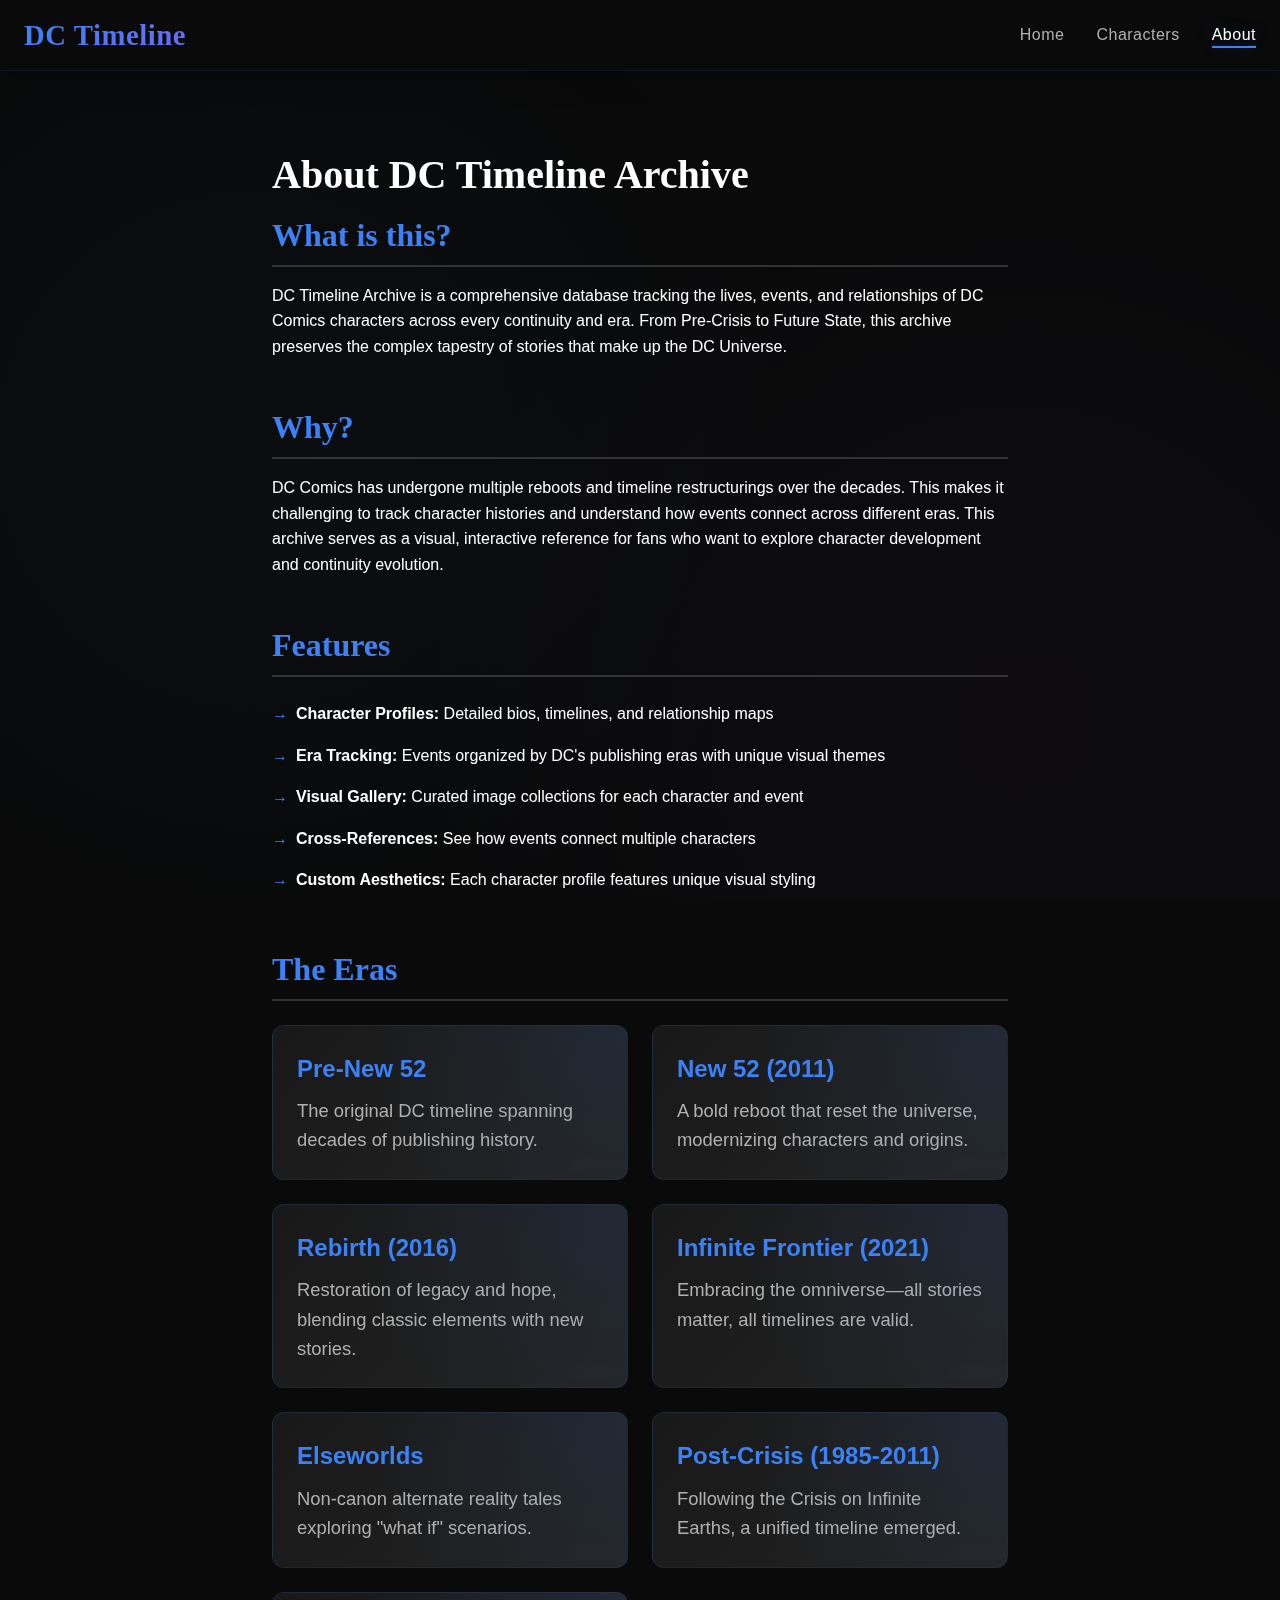
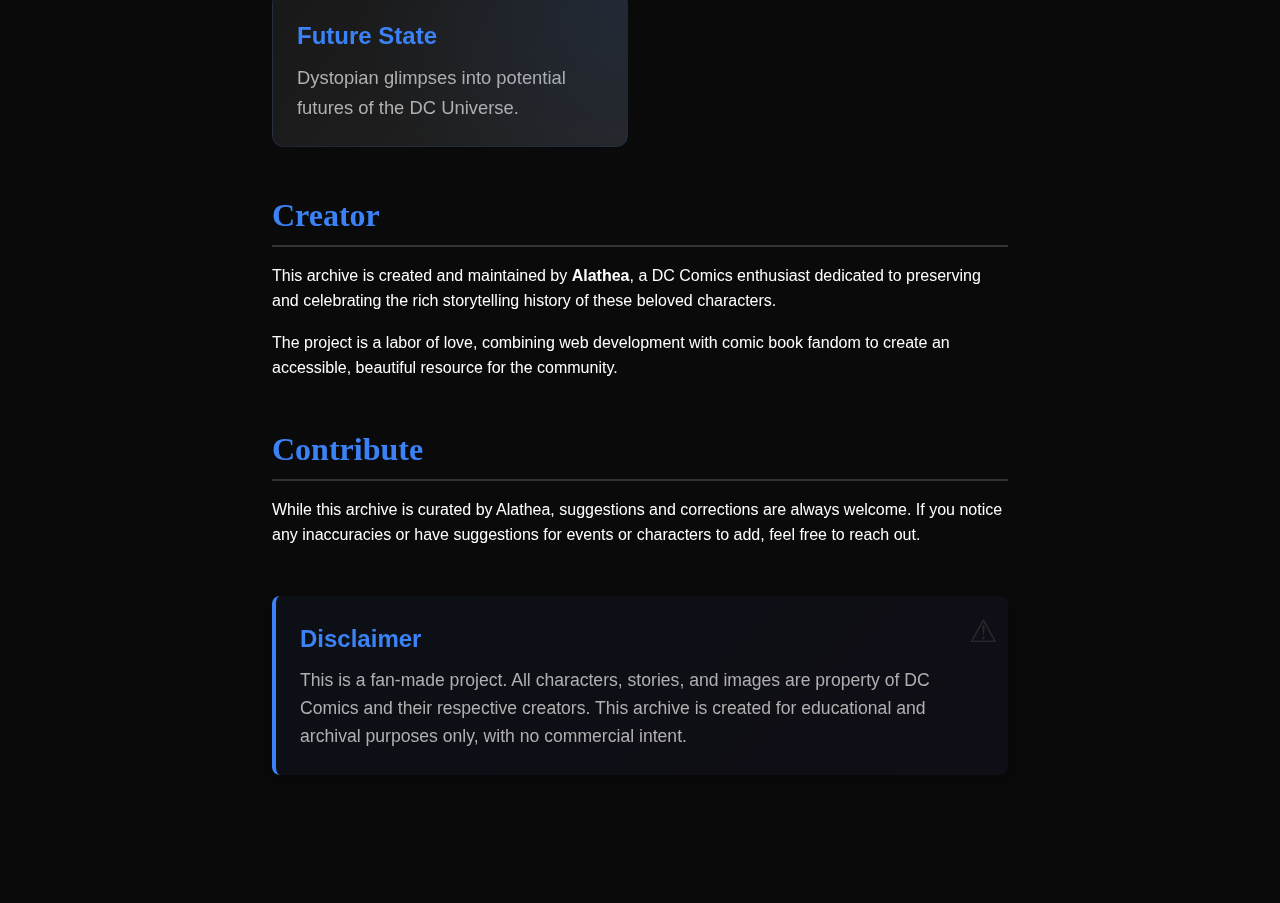
<file: about.html>
<!DOCTYPE html>
<html lang="en">
<head>
    <meta charset="UTF-8">
    <meta name="viewport" content="width=device-width, initial-scale=1.0">
    <title>About - DC Timeline</title>
    <link rel="stylesheet" href="/static/styles/global.css">
    <link rel="stylesheet" href="/static/styles/home.css">
</head>
<body>
    <nav class="main-nav">
        <div class="nav-container">
            <h1 class="site-title">DC Timeline</h1>
            <ul class="nav-links">
                <li><a href="/">Home</a></li>
                <li><a href="/characters">Characters</a></li>
                <li><a href="/about" class="active">About</a></li>
            </ul>
        </div>
    </nav>

    <main class="about-page">
        <div class="container">
            <article class="about-content">
                <h1>About DC Timeline Archive</h1>
                
                <section>
                    <h2>What is this?</h2>
                    <p>
                        DC Timeline Archive is a comprehensive database tracking the lives, events, 
                        and relationships of DC Comics characters across every continuity and era. 
                        From Pre-Crisis to Future State, this archive preserves the complex tapestry 
                        of stories that make up the DC Universe.
                    </p>
                </section>

                <section>
                    <h2>Why?</h2>
                    <p>
                        DC Comics has undergone multiple reboots and timeline restructurings over 
                        the decades. This makes it challenging to track character histories and 
                        understand how events connect across different eras. This archive serves 
                        as a visual, interactive reference for fans who want to explore character 
                        development and continuity evolution.
                    </p>
                </section>

                <section>
                    <h2>Features</h2>
                    <ul>
                        <li><strong>Character Profiles:</strong> Detailed bios, timelines, and relationship maps</li>
                        <li><strong>Era Tracking:</strong> Events organized by DC's publishing eras with unique visual themes</li>
                        <li><strong>Visual Gallery:</strong> Curated image collections for each character and event</li>
                        <li><strong>Cross-References:</strong> See how events connect multiple characters</li>
                        <li><strong>Custom Aesthetics:</strong> Each character profile features unique visual styling</li>
                    </ul>
                </section>

                <section>
                    <h2>The Eras</h2>
                    <div class="era-explanations">
                        <div class="era-card">
                            <h3>Pre-New 52</h3>
                            <p>The original DC timeline spanning decades of publishing history.</p>
                        </div>
                        <div class="era-card">
                            <h3>New 52 (2011)</h3>
                            <p>A bold reboot that reset the universe, modernizing characters and origins.</p>
                        </div>
                        <div class="era-card">
                            <h3>Rebirth (2016)</h3>
                            <p>Restoration of legacy and hope, blending classic elements with new stories.</p>
                        </div>
                        <div class="era-card">
                            <h3>Infinite Frontier (2021)</h3>
                            <p>Embracing the omniverse—all stories matter, all timelines are valid.</p>
                        </div>
                        <div class="era-card">
                            <h3>Elseworlds</h3>
                            <p>Non-canon alternate reality tales exploring "what if" scenarios.</p>
                        </div>
                        <div class="era-card">
                            <h3>Post-Crisis (1985-2011)</h3>
                            <p>Following the Crisis on Infinite Earths, a unified timeline emerged.</p>
                        </div>
                        <div class="era-card">
                            <h3>Future State</h3>
                            <p>Dystopian glimpses into potential futures of the DC Universe.</p>
                        </div>
                    </div>
                </section>

                <section>
                    <h2>Creator</h2>
                    <p>
                        This archive is created and maintained by <strong>Alathea</strong>, a DC Comics 
                        enthusiast dedicated to preserving and celebrating the rich storytelling history 
                        of these beloved characters.
                    </p>
                    <p>
                        The project is a labor of love, combining web development with comic book 
                        fandom to create an accessible, beautiful resource for the community.
                    </p>
                </section>

                <section>
                    <h2>Contribute</h2>
                    <p>
                        While this archive is curated by Alathea, suggestions and corrections are 
                        always welcome. If you notice any inaccuracies or have suggestions for 
                        events or characters to add, feel free to reach out.
                    </p>
                </section>

                <section class="disclaimer">
                    <h3>Disclaimer</h3>
                    <p>
                        This is a fan-made project. All characters, stories, and images are property 
                        of DC Comics and their respective creators. This archive is created for 
                        educational and archival purposes only, with no commercial intent.
                    </p>
                </section>
            </article>
        </div>
    </main>

    <script src="/static/js/main.js"></script>
</body>
</html>
</file>
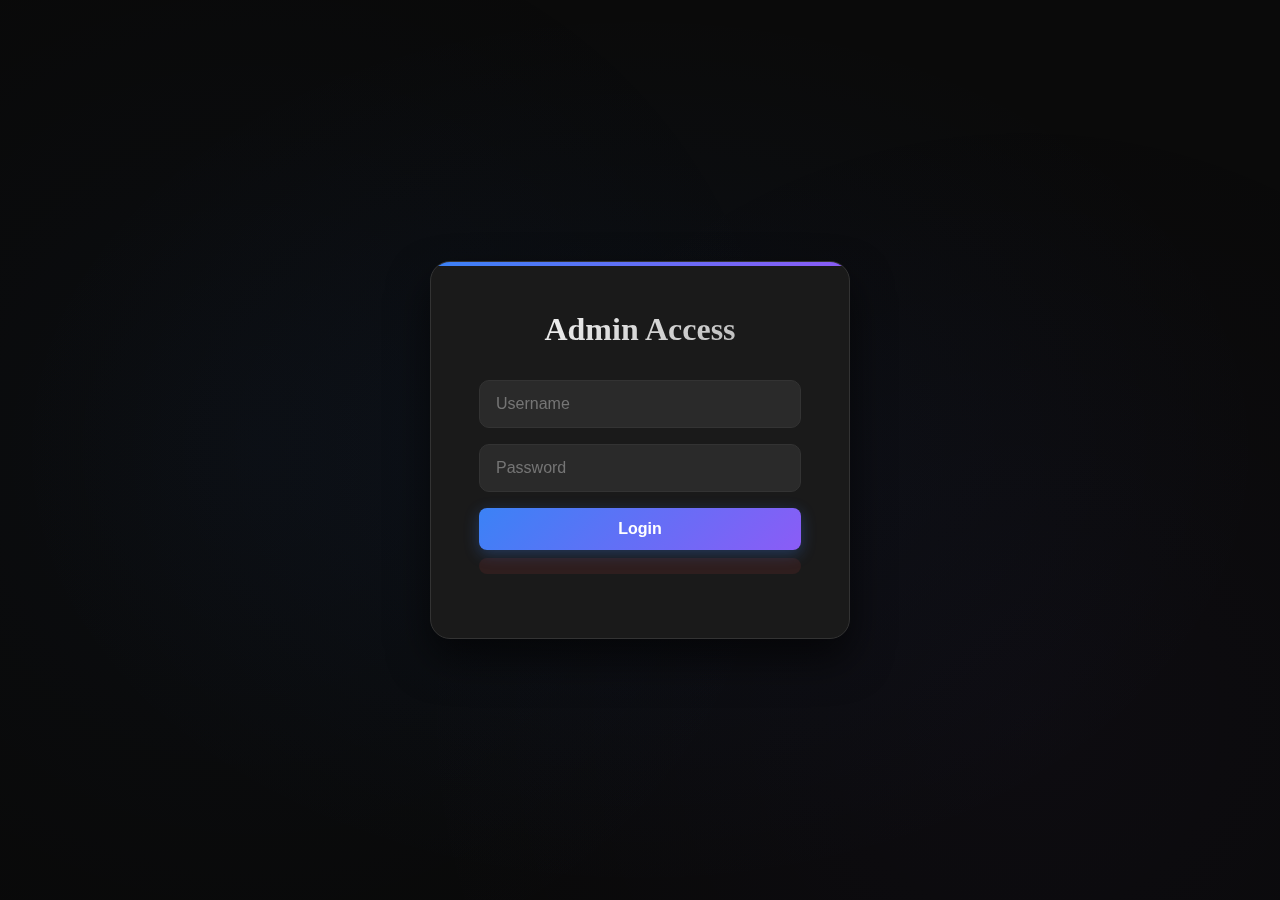
<file: admin.html>
<!DOCTYPE html>
<html lang="en">
<head>
    <meta charset="UTF-8">
    <meta name="viewport" content="width=device-width, initial-scale=1.0">
    <title>Admin Dashboard - DC Timeline</title>
    <link rel="stylesheet" href="/static/styles/global.css">
    <link rel="stylesheet" href="/static/styles/admin.css">
</head>
<body class="admin-page">
    <!-- Login Screen -->
    <div id="login-screen" class="login-container">
        <div class="login-card">
            <h1>Admin Access</h1>
            <form id="login-form">
                <input type="text" id="username" placeholder="Username" required>
                <input type="password" id="password" placeholder="Password" required>
                <button type="submit" class="btn-primary">Login</button>
            </form>
            <p id="login-error" class="error-message"></p>
        </div>
    </div>

    <!-- Dashboard -->
    <div id="dashboard" class="dashboard-container" style="display: none;">
        <header class="dashboard-header">
            <h1>DC Timeline - Admin Dashboard</h1>
            <button id="logout-btn" class="btn-secondary">Logout</button>
        </header>

        <div class="dashboard-content">
            <!-- Sidebar Navigation -->
            <aside class="dashboard-sidebar">
                <nav>
                    <button class="sidebar-btn active" data-section="pending">
                        Pending Edits <span id="pending-count" class="badge">0</span>
                    </button>
                    <button class="sidebar-btn" data-section="characters">Characters</button>
                    <button class="sidebar-btn" data-section="timeline">Timeline Events</button>
                    <button class="sidebar-btn" data-section="relationships">Relationships</button>
                    <button class="sidebar-btn" data-section="gallery">Gallery</button>
                </nav>
            </aside>

            <!-- Main Content -->
            <main class="dashboard-main">
                <!-- Pending Edits Section -->
                <section id="pending-section" class="admin-section active">
                    <h2>Pending Edits for Approval</h2>
                    <div id="pending-list" class="pending-list">
                        <!-- Loaded via JS -->
                    </div>
                </section>

                <!-- Characters Section -->
                <section id="characters-section" class="admin-section">
                    <div class="section-header">
                        <h2>Manage Characters</h2>
                        <button class="btn-primary" onclick="openCharacterForm()">+ New Character</button>
                    </div>
                    <div id="characters-list" class="admin-list">
                        <!-- Loaded via JS -->
                    </div>
                </section>

                <!-- Timeline Events Section -->
                <section id="timeline-section" class="admin-section">
                    <div class="section-header">
                        <h2>Timeline Events</h2>
                        <button class="btn-primary" onclick="openEventForm()">+ New Event</button>
                    </div>
                    <div id="events-list" class="admin-list">
                        <!-- Loaded via JS -->
                    </div>
                </section>

                <!-- Relationships Section -->
                <section id="relationships-section" class="admin-section">
                    <h2>Manage Relationships</h2>
                    <div id="relationships-admin-list">
                        <!-- Loaded via JS -->
                    </div>
                </section>

                <!-- Gallery Section -->
                <section id="gallery-section" class="admin-section">
                    <div class="section-header">
                        <h2>Gallery Manager</h2>
                        <button class="btn-primary" onclick="openUploadForm()">+ Upload Images</button>
                    </div>
                    <div id="gallery-admin-list">
                        <!-- Loaded via JS -->
                    </div>
                </section>
            </main>
        </div>
    </div>

    <!-- Character Form Modal -->
    <div id="character-modal" class="modal">
        <div class="modal-overlay"></div>
        <div class="modal-content wide">
            <button class="modal-close">×</button>
            <h2 id="character-form-title">Add New Character</h2>
            <form id="character-form" class="admin-form">
                <div class="form-row">
                    <div class="form-group">
                        <label>Nickname</label>
                        <input type="text" name="nickname">
                    </div>
                </div>

                <div class="form-row">
                    <div class="form-group">
                        <label>Full Name</label>
                        <input type="text" name="full_name">
                    </div>
                    <div class="form-group">
                        <label>Birthday</label>
                        <input type="date" name="birthday">
                    </div>
                </div>

                <div class="form-row">
                    <div class="form-group">
                        <label>Family *</label>
                        <select name="family" required>
                            <option value="batfam">Batfam</option>
                            <option value="supers">Supers</option>
                            <option value="speedsters">Speedsters</option>
                            <option value="lanterns">Lanterns</option>
                            <option value="amazons">Amazons</option>
                            <option value="titans">Titans</option>
                            <option value="outlaws">Outlaws</option>
                            <option value="other">Other</option>
                        </select>
                    </div>
                    <div class="form-group">
                        <label>Profile Image</label>
                        <input type="file" name="profile_image" accept="image/*">
                    </div>
                </div>

                <div class="form-group">
                    <label>Quote</label>
                    <textarea name="quote" rows="2"></textarea>
                </div>

                <div class="form-section">
                    <h3>Theme Colors</h3>
                    <div class="form-row">
                        <div class="form-group">
                            <label>Primary Color</label>
                            <input type="color" name="color_primary">
                        </div>
                        <div class="form-group">
                            <label>Secondary Color</label>
                            <input type="color" name="color_secondary">
                        </div>
                        <div class="form-group">
                            <label>Accent Color</label>
                            <input type="color" name="color_accent">
                        </div>
                        <div class="form-group">
                            <label>Background Color</label>
                            <input type="color" name="color_bg">
                        </div>
                    </div>
                </div>

                <div class="form-actions">
                    <button type="button" class="btn-secondary" onclick="closeCharacterForm()">Cancel</button>
                    <button type="submit" class="btn-primary">Save Character</button>
                </div>
            </form>
        </div>
    </div>

    <!-- Event Form Modal -->
    <div id="event-modal" class="modal">
        <div class="modal-overlay"></div>
        <div class="modal-content wide">
            <button class="modal-close">×</button>
            <h2 id="event-form-title">Add Timeline Event</h2>
            <form id="event-form" class="admin-form">
                <div class="form-group">
                    <label>Title *</label>
                    <input type="text" name="title" required>
                </div>

                <div class="form-row">
                    <div class="form-group">
                        <label>Event Date *</label>
                        <input type="date" name="event_date" required>
                    </div>
                    <div class="form-group">
                        <label>Era *</label>
                        <select name="era" required>
                            <option value="pre-52">Pre-New 52</option>
                            <option value="new-52">New 52</option>
                            <option value="rebirth">Rebirth</option>
                            <option value="infinite-frontier">Infinite Frontier</option>
                            <option value="elseworlds">Elseworlds</option>
                            <option value="post-crisis">Post-Crisis</option>
                            <option value="future-state">Future State</option>
                        </select>
                    </div>
                </div>

                <div class="form-group">
                    <label>Summary *</label>
                    <textarea name="summary" rows="3" required></textarea>
                </div>

                <div class="form-group">
                    <label>Full Description (Markdown supported)</label>
                    <textarea name="full_description" rows="8" class="markdown-editor"></textarea>
                    <small>Supports Markdown: **bold**, *italic*, [links](url), etc.</small>
                </div>

                <div class="form-group">
                    <label>Connected Characters *</label>
                    <div id="character-select" class="multi-select">
                        <!-- Populated via JS -->
                    </div>
                </div>

                <div class="form-group">
                    <label>Event Images</label>
                    <input type="file" name="event_images" accept="image/*" multiple>
                </div>

                <div class="form-actions">
                    <button type="button" class="btn-secondary" onclick="closeEventForm()">Cancel</button>
                    <button type="submit" class="btn-primary">Save Event</button>
                </div>
            </form>
        </div>
    </div>

    <!-- Image Upload Modal -->
    <div id="upload-modal" class="modal">
        <div class="modal-overlay"></div>
        <div class="modal-content">
            <button class="modal-close">×</button>
            <h2>Upload Images</h2>
            <form id="upload-form" class="admin-form">
                <div class="form-group">
                    <label>Character *</label>
                    <select name="character_id" required>
                        <!-- Populated via JS -->
                    </select>
                </div>

                <div class="form-group">
                    <label>Link to Event (Optional)</label>
                    <select name="event_id">
                        <option value="">None</option>
                        <!-- Populated via JS -->
                    </select>
                </div>

                <div class="form-group">
                    <label>Images *</label>
                    <input type="file" name="images" accept="image/*" multiple required>
                    <div id="image-preview" class="image-preview-grid"></div>
                </div>

                <div class="form-actions">
                    <button type="button" class="btn-secondary" onclick="closeUploadForm()">Cancel</button>
                    <button type="submit" class="btn-primary">Upload</button>
                </div>
            </form>
        </div>
    </div>

    <script src="/static/js/main.js"></script>
    <script src="/static/js/admin.js"></script>
    <script src="/static/js/markdown.js"></script>
</body>
</html>
</file>
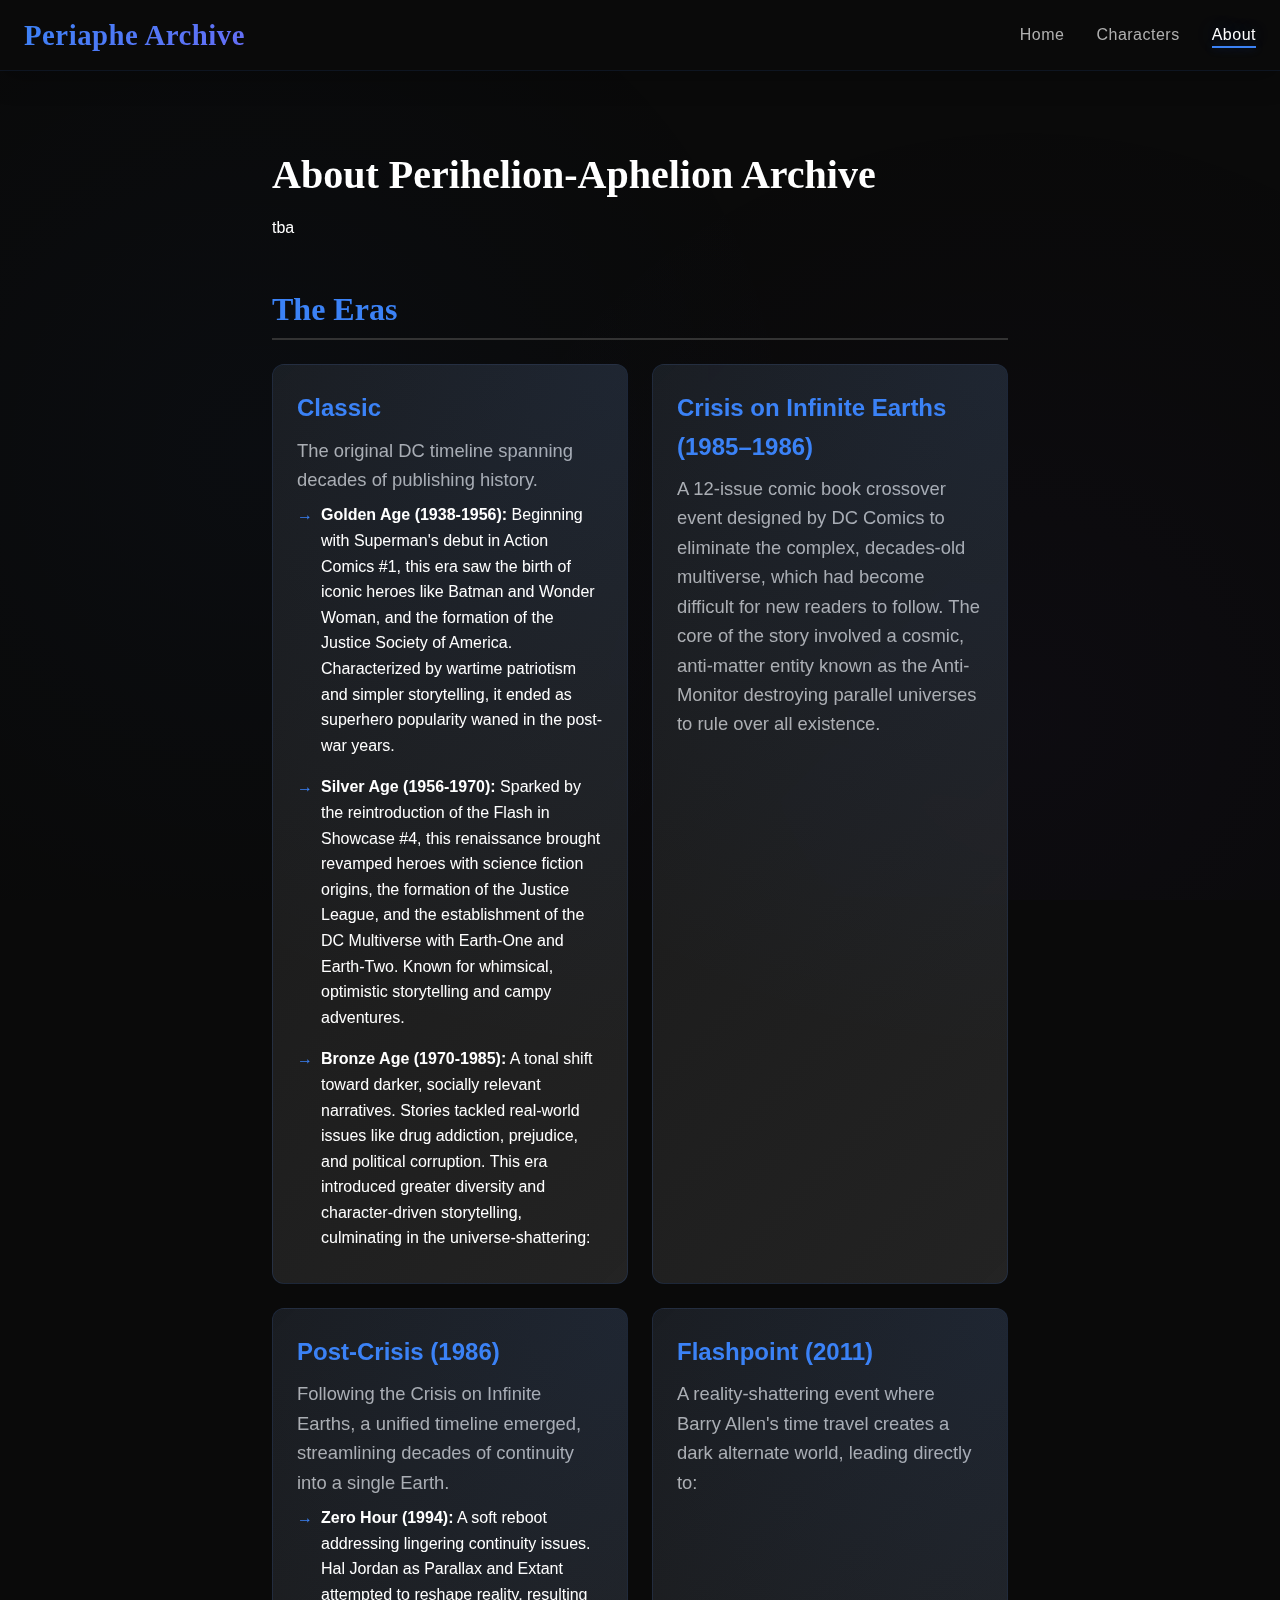
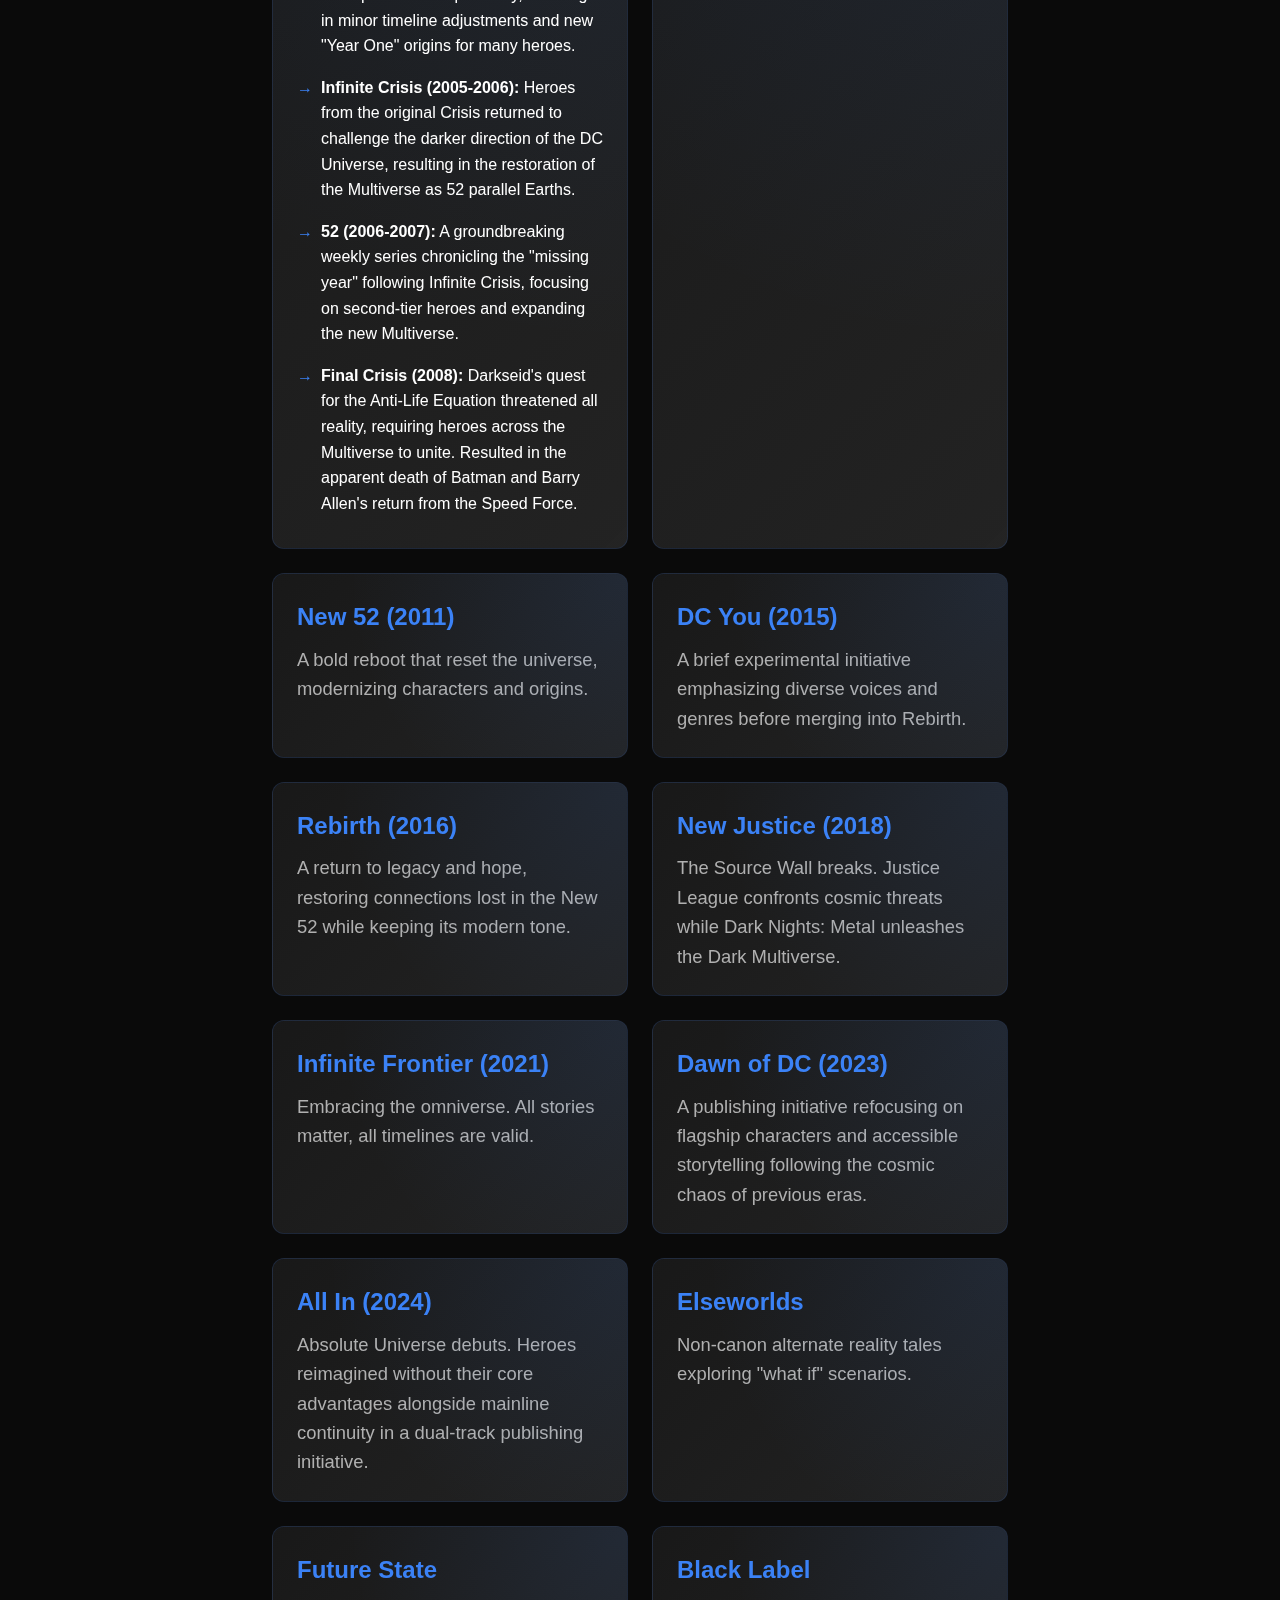
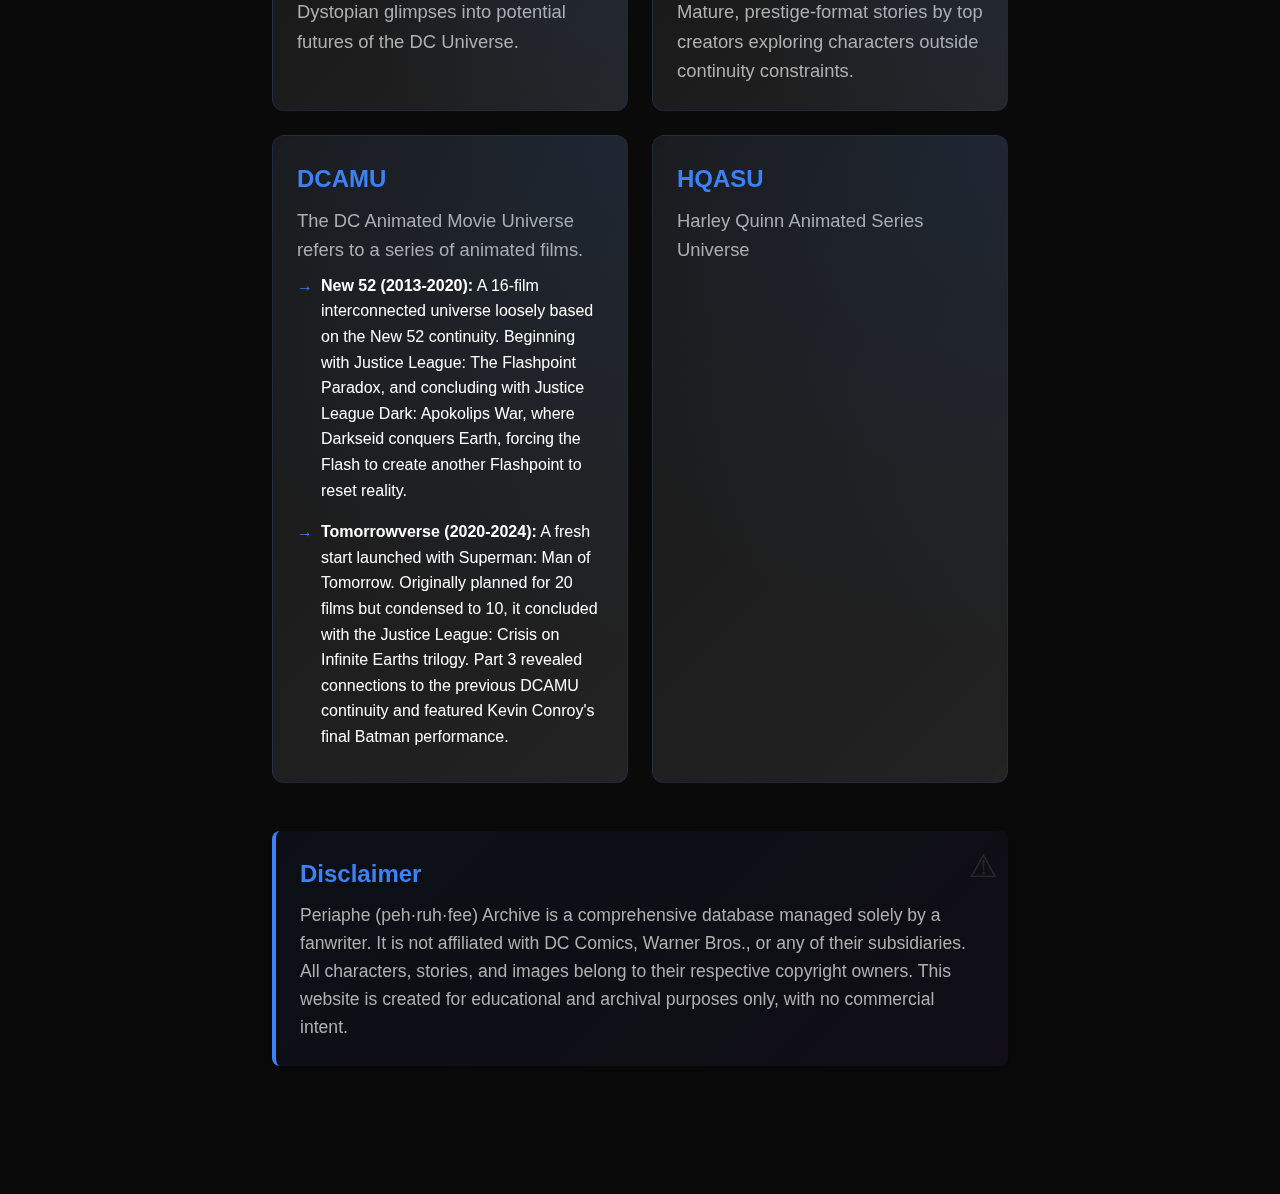
<file: templates/about.html>
<!DOCTYPE html>
<html lang="en">
<head>
    <meta charset="UTF-8">
    <meta name="viewport" content="width=device-width, initial-scale=1.0">
    <title>Periaphe Archive</title>
    <meta name="apple-mobile-web-app-title" content="Periaphe">
    <link rel="icon" type="image/svg+xml" href="/static/images/favicon.svg">
    <link rel="shortcut icon" href="/static/images/favicon.ico">
    <link rel="icon" type="image/png" href="/static/images/favicon.png" sizes="48x48">
    <link rel="icon" type="image/png" href="/static/images/favicon-96x96.png" sizes="96x96">
    <link rel="apple-touch-icon" sizes="180x180" href="/static/images/icon.png">
    <link rel="manifest" href="/static/images/site.webmanifest">
    <link rel="stylesheet" href="/static/styles/global.css">
    <link rel="stylesheet" href="/static/styles/home.css">
</head>
<body>
    <nav class="main-nav">
        <div class="nav-container">
            <h1 class="site-title">Periaphe Archive</h1>
            <ul class="nav-links">
                <li><a href="/">Home</a></li>
                <li><a href="/characters">Characters</a></li>
                <li><a href="/about" class="active">About</a></li>
            </ul>
        </div>
    </nav>

    <main class="about-page">
        <div class="container">
            <article class="about-content">
                <h1>About Perihelion-Aphelion Archive</h1>
                
                <section>
                    <p>
                        tba
                    </p>
                </section>

                <section>
                    <h2>The Eras</h2>
                    <div class="era-explanations">
                        <div class="era-card">
                            <h3>Classic</h3>
                            <p>The original DC timeline spanning decades of publishing history.</p>
                            <ul>
                                <li><strong>Golden Age (1938-1956):</strong> Beginning with Superman's debut in Action Comics #1, this era saw the birth of iconic heroes like Batman and Wonder Woman, and the formation of the Justice Society of America. Characterized by wartime patriotism and simpler storytelling, it ended as superhero popularity waned in the post-war years.</li>
                                <li><strong>Silver Age (1956-1970):</strong> Sparked by the reintroduction of the Flash in Showcase #4, this renaissance brought revamped heroes with science fiction origins, the formation of the Justice League, and the establishment of the DC Multiverse with Earth-One and Earth-Two. Known for whimsical, optimistic storytelling and campy adventures.</li>
                                <li><strong>Bronze Age (1970-1985):</strong> A tonal shift toward darker, socially relevant narratives. Stories tackled real-world issues like drug addiction, prejudice, and political corruption. This era introduced greater diversity and character-driven storytelling, culminating in the universe-shattering:</li>
                            </ul>
                        </div>
                        <div class="era-card">
                            <h3>Crisis on Infinite Earths (1985–1986)</h3>
                            <p>A 12-issue comic book crossover event designed by DC Comics to eliminate the complex, decades-old multiverse, which had become difficult for new readers to follow. The core of the story involved a cosmic, anti-matter entity known as the Anti-Monitor destroying parallel universes to rule over all existence.</p>
                        </div>
                        <div class="era-card">
                            <h3>Post-Crisis (1986)</h3>
                            <p>Following the Crisis on Infinite Earths, a unified timeline emerged, streamlining decades of continuity into a single Earth.</p>
                            <ul>
                                <li><strong>Zero Hour (1994):</strong> A soft reboot addressing lingering continuity issues. Hal Jordan as Parallax and Extant attempted to reshape reality, resulting in minor timeline adjustments and new "Year One" origins for many heroes.</li>
                                <li><strong>Infinite Crisis (2005-2006):</strong> Heroes from the original Crisis returned to challenge the darker direction of the DC Universe, resulting in the restoration of the Multiverse as 52 parallel Earths.</li>
                                <li><strong>52 (2006-2007):</strong> A groundbreaking weekly series chronicling the "missing year" following Infinite Crisis, focusing on second-tier heroes and expanding the new Multiverse.</li>
                                <li><strong>Final Crisis (2008):</strong> Darkseid's quest for the Anti-Life Equation threatened all reality, requiring heroes across the Multiverse to unite. Resulted in the apparent death of Batman and Barry Allen's return from the Speed Force.</li>
                            </ul>
                        </div>
                        <div class="era-card">
                            <h3>Flashpoint (2011)</h3>
                            <p>A reality-shattering event where Barry Allen's time travel creates a
                                dark alternate world, leading directly to:</p>
                        </div>
                        <div class="era-card">
                            <h3>New 52 (2011)</h3>
                            <p>A bold reboot that reset the universe, modernizing characters and origins.</p>
                        </div>
                        <div class="era-card">
                            <h3>DC You (2015)</h3>
                            <p>A brief experimental initiative emphasizing diverse voices and genres
                                before merging into Rebirth.</p>
                        </div>
                        <div class="era-card">
                            <h3>Rebirth (2016)</h3>
                            <p>A return to legacy and hope, restoring connections lost in the New 52
                                while keeping its modern tone.</p>
                        </div>
                        <div class="era-card">
                            <h3>New Justice (2018)</h3>
                            <p>The Source Wall breaks. Justice League confronts cosmic threats while
                                Dark Nights: Metal unleashes the Dark Multiverse.</p>
                        </div>
                        <div class="era-card">
                            <h3>Infinite Frontier (2021)</h3>
                            <p>Embracing the omniverse. All stories matter, all timelines are valid.</p>
                        </div>
                        <div class="era-card">
                            <h3>Dawn of DC (2023)</h3>
                            <p>A publishing initiative refocusing on flagship characters and accessible storytelling following the cosmic chaos of previous eras.</p>
                        </div>
                        <div class="era-card">
                            <h3>All In (2024)</h3>
                            <p>Absolute Universe debuts. Heroes reimagined without their core advantages
                                alongside mainline continuity in a dual-track publishing initiative.</p>
                        </div>
                        <div class="era-card">
                            <h3>Elseworlds</h3>
                            <p>Non-canon alternate reality tales exploring "what if" scenarios.</p>
                        </div>
                        <div class="era-card">
                            <h3>Future State</h3>
                            <p>Dystopian glimpses into potential futures of the DC Universe.</p>
                        </div>
                        <div class="era-card">
                            <h3>Black Label</h3>
                            <p>Mature, prestige-format stories by top creators exploring characters
                                outside continuity constraints.</p>
                        </div>
                        <div class="era-card">
                            <h3>DCAMU</h3>
                            <p>The DC Animated Movie Universe refers to a series of animated films.</p>
                            <ul>
                                <li><strong>New 52 (2013-2020):</strong> A 16-film interconnected universe loosely based on the New 52 continuity. Beginning with Justice League: The Flashpoint Paradox, and concluding with Justice League Dark: Apokolips War, where Darkseid conquers Earth, forcing the Flash to create another Flashpoint to reset reality.</li>
                                <li><strong>Tomorrowverse (2020-2024):</strong> A fresh start launched with Superman: Man of Tomorrow. Originally planned for 20 films but condensed to 10, it concluded with the Justice League: Crisis on Infinite Earths trilogy. Part 3 revealed connections to the previous DCAMU continuity and featured Kevin Conroy's final Batman performance.</li>
                            </ul>
                        </div>
                        <div class="era-card">
                            <h3>HQASU</h3>
                            <p>Harley Quinn Animated Series Universe</p>
                        </div>
                    </div>
                </section>

                <section class="disclaimer">
                    <h3>Disclaimer</h3>
                    <p>
                        Periaphe (peh·ruh·fee) Archive is a comprehensive database managed solely
                        by a fanwriter. It is not affiliated with DC Comics, Warner Bros., or any
                        of their subsidiaries. All characters, stories, and images belong to their
                        respective copyright owners. This website is created for educational and
                        archival purposes only, with no commercial intent.
                    </p>
                </section>
            </article>
        </div>
    </main>

    <script src="/static/js/main.js"></script>
</body>
</html>
</file>
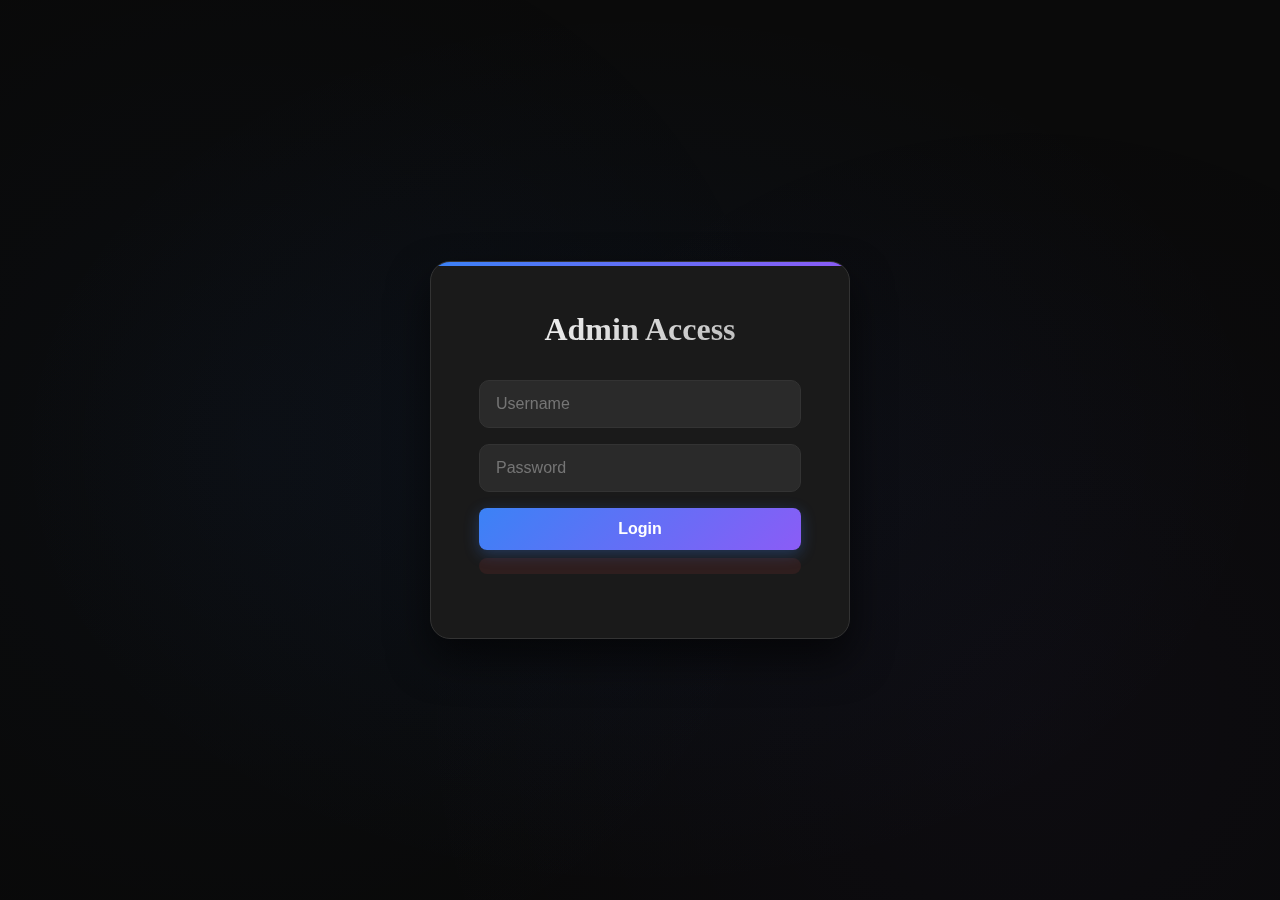
<file: templates/admin.html>
<!DOCTYPE html>
<html lang="en">
<head>
    <meta charset="UTF-8">
    <meta name="viewport" content="width=device-width, initial-scale=1.0">
    <title>Admin</title>
    <link rel="icon" sizes="16x16" href="/static/images/favicon.ico">
    <link rel="icon" sizes="48x48" href="/static/images/favicon.png">
    <link rel="apple-touch-icon" sizes="180x180" href="/static/images/icon.png">
    <link rel="icon" sizes="512x512" href="/static/images/favicon.jpg">
    <link rel="stylesheet" href="/static/styles/global.css">
    <link rel="stylesheet" href="/static/styles/admin.css">
</head>
<body class="admin-page">
    <!-- Login Screen -->
    <div id="login-screen" class="login-container">
        <div class="login-card">
            <h1>Admin Access</h1>
            <form id="login-form">
                <input type="text" id="username" placeholder="Username" required>
                <input type="password" id="password" placeholder="Password" required>
                <button type="submit" class="btn-primary">Login</button>
            </form>
            <p id="login-error" class="error-message"></p>
        </div>
    </div>

    <!-- Dashboard -->
    <div id="dashboard" class="dashboard-container" style="display: none;">
        <header class="dashboard-header">
            <h1><a href="/">Periaphe Archive</a>  |  Admin Dashboard</h1>
            <button id="logout-btn" class="btn-secondary">Logout</button>
        </header>

        <div class="dashboard-content">
            <!-- Sidebar Navigation -->
            <aside class="dashboard-sidebar">
                <nav>
                    <button class="sidebar-btn active" data-section="pending">
                        Pending Edits <span id="pending-count" class="badge">0</span>
                    </button>
                    <button class="sidebar-btn" data-section="characters">Characters</button>
                    <button class="sidebar-btn" data-section="timeline">Timeline Events</button>
                    <button class="sidebar-btn" data-section="relationships">Relationships</button>
                    <button class="sidebar-btn" data-section="love-interests">Love Interests</button>
                    <button class="sidebar-btn" data-section="gallery">Gallery</button>
                </nav>
            </aside>

            <!-- Main Content -->
            <main class="dashboard-main">
                <!-- Pending Edits Section -->
                <section id="pending-section" class="admin-section active">
                    <h2>Pending Edits for Approval</h2>
                    <div id="pending-list" class="pending-list">
                        <!-- Loaded via JS -->
                    </div>
                </section>

                <!-- Characters Section -->
                <section id="characters-section" class="admin-section">
                    <div class="section-header">
                        <h2>Manage Characters</h2>
                        <button class="btn-primary" onclick="openCharacterForm()">+ New Character</button>
                    </div>
                    <div id="characters-list" class="admin-list">
                        <!-- Loaded via JS -->
                    </div>
                </section>

                <!-- Timeline Events Section -->
                <section id="timeline-section" class="admin-section">
                    <div class="section-header">
                        <h2>Timeline Events</h2>
                        <button class="btn-primary" onclick="openEventForm()">+ New Event</button>
                    </div>
                    <div id="events-list" class="admin-list">
                        <!-- Loaded via JS -->
                    </div>
                </section>

                <!-- Relationships Section -->
                <section id="relationships-section" class="admin-section">
                    <div class="section-header">
                        <h2>Manage Relationships</h2>
                        <button class="btn-primary" onclick="openRelationshipForm()">+ New Relationship</button>
                    </div>
                    <div id="relationships-admin-list">
                        <!-- Loaded via JS -->
                    </div>
                </section>

                <!-- Love Interests Section -->
                <section id="love-interests-section" class="admin-section">
                    <div class="section-header">
                        <h2>Manage Love Interests</h2>
                        <button class="btn-primary" onclick="openLoveInterestForm()">+ New Love Interest</button>
                    </div>
                    <div id="love-interests-admin-list" class="admin-list">
                        <!-- Loaded via JS -->
                    </div>
                </section>

                <!-- Gallery Section -->
                <section id="gallery-section" class="admin-section">
                    <div class="section-header">
                        <h2>Gallery Manager</h2>
                        <button class="btn-primary" onclick="openUploadForm()">+ Upload Images</button>
                    </div>
                    <div id="gallery-admin-list">
                        <!-- Loaded via JS -->
                    </div>
                </section>
            </main>
        </div>
    </div>

    <!-- Character Form Modal -->
    <div id="character-modal" class="modal">
        <div class="modal-overlay"></div>
        <div class="modal-content wide">
            <button class="modal-close">×</button>
            <h2 id="character-form-title">Add New Character</h2>
            <form id="character-form" class="admin-form">
                <div class="form-row">
                    <div class="form-group">
                        <label>Name *</label>
                        <input type="text" name="name" required>
                    </div>
                    <div class="form-group">
                        <label>Nickname</label>
                        <input type="text" name="nickname">
                    </div>
                </div>

                <div class="form-row">
                    <div class="form-group">
                        <label>Full Name</label>
                        <input type="text" name="full_name">
                    </div>
                    <div class="form-group">
                        <label>Birthday</label>
                        <input type="date" name="birthday">
                    </div>
                </div>

                <div class="form-row">
                    <div class="form-group">
                        <label>Family *</label>
                        <select name="family" required>
                            <!-- Populated by admin.js -->
                            <option value="">Loading families...</option>
                        </select>
                    </div>
                    <div class="form-group">
                        <label>Profile Image</label>
                        <input type="file" name="profile_image" accept="image/*">
                    </div>
                </div>

                <div class="form-group">
                    <label>Quote</label>
                    <textarea name="quote" rows="2"></textarea>
                </div>

                <div class="form-section">
                    <h3>Theme Colors</h3>
                    <div class="form-row">
                        <div class="form-group">
                            <label>Primary Color</label>
                            <input type="color" name="color_primary">
                        </div>
                        <div class="form-group">
                            <label>Secondary Color</label>
                            <input type="color" name="color_secondary">
                        </div>
                        <div class="form-group">
                            <label>Accent Color</label>
                            <input type="color" name="color_accent">
                        </div>
                        <div class="form-group">
                            <label>Background Color</label>
                            <input type="color" name="color_bg">
                        </div>
                    </div>
                </div>

                <div class="form-section">
                    <h3>Biography Sections</h3>
                    <div id="bio-sections-container">
                        <!-- Dynamically populated by JS -->
                    </div>
                    <button type="button" id="add-bio-section-btn" class="btn-secondary btn-sm">+ Add Section</button>
                    <small>Add custom sections to the character's overview page. Supports Markdown.</small>
                </div>

                <div class="form-actions">
                    <button type="button" class="btn-secondary" onclick="closeCharacterForm()">Cancel</button>
                    <button type="submit" class="btn-primary">Save Character</button>
                </div>
            </form>
        </div>
    </div>

    <!-- Event Form Modal -->
    <div id="event-modal" class="modal">
        <div class="modal-overlay"></div>
        <div class="modal-content wide">
            <button class="modal-close">×</button>
            <h2 id="event-form-title">Add Timeline Event</h2>
            <form id="event-form" class="admin-form">
                <div class="form-group">
                    <label>Title *</label>
                    <input type="text" name="title" required>
                </div>

                <div class="form-row">
                    <div class="form-group">
                        <label>Event Date *</label>
                        <input type="date" name="event_date" required>
                    </div>
                    <div class="form-group">
                        <label>Era *</label>
                        <select name="era" required>
                            <option value="pre-52">Pre-New 52</option>
                            <option value="new-52">New 52</option>
                            <option value="rebirth">Rebirth</option>
                            <option value="infinite-frontier">Infinite Frontier</option>
                            <option value="elseworlds">Elseworlds</option>
                            <option value="post-crisis">Post-Crisis</option>
                            <option value="future-state">Future State</option>
                        </select>
                    </div>
                </div>

                <div class="form-group">
                    <label>Summary *</label>
                    <textarea name="summary" rows="3" required></textarea>
                </div>

                <div class="form-group">
                    <label>Full Description (Markdown supported)</label>
                    <textarea name="full_description" rows="8" class="markdown-editor"></textarea>
                    <small>Supports Markdown: **bold**, *italic*, [links](url), etc.</small>
                </div>

                <div class="form-group">
                    <label>Connected Characters *</label>
                    <select id="event-characters" name="character_ids_select" multiple>
                    <!-- Populated via JS -->
                    </select>
                    <small>Hold Ctrl (or Cmd on Mac) to select multiple characters.</small>
                </div>

                <div class="form-group">
                    <label>Event Images</label>
                    <input type="file" name="event_images" accept="image/*" multiple>
                </div>

                <div class="form-actions">
                    <button type="button" class="btn-secondary" onclick="closeEventForm()">Cancel</button>
                    <button type="submit" class="btn-primary">Save Event</button>
                </div>
            </form>
        </div>
    </div>

    <!-- Image Upload Modal -->
    <div id="upload-modal" class="modal">
        <div class="modal-overlay"></div>
        <div class="modal-content">
            <button class="modal-close">×</button>
            <h2>Upload Images</h2>
            <form id="upload-form" class="admin-form">
                <div class="form-group">
                    <label>Character *</label>
                    <select name="character_id" required>
                        <!-- Populated via JS -->
                    </select>
                </div>

                <div class="form-group">
                    <label>Link to Event (Optional)</label>
                    <select name="event_id">
                        <option value="">None</option>
                        <!-- Populated via JS -->
                    </select>
                </div>

                <div class="form-group">
                    <label>Images *</label>
                    <input type="file" name="images" accept="image/*" multiple required>
                    <div id="image-preview" class="image-preview-grid"></div>
                </div>

                <div class="form-actions">
                    <button type="button" class="btn-secondary" onclick="closeUploadForm()">Cancel</button>
                    <button type="submit" class="btn-primary">Upload</button>
                </div>
            </form>
        </div>
    </div>

    <!-- Relationship Modal -->
    <div id="relationship-modal" class="modal">
        <div class="modal-overlay"></div>
        <div class="modal-content">
            <button class="modal-close" onclick="closeRelationshipForm()">×</button>
            <h2>Add Asymmetrical Relationship</h2>
            <form id="relationship-form" class="admin-form">
                <!-- Character Dropdowns -->
                <div class="form-row">
                    <div class="form-group">
                        <label>Character 1 *</label>
                        <select name="character_id" required></select>
                    </div>
                    <div class="form-group">
                        <label>Character 2 *</label>
                        <select name="related_character_id" required></select>
                    </div>
                </div>

                <!-- Shared Relationship Type -->
                <div class="form-group">
                    <label>Overall Relationship Type *</label>
                    <select name="type" required>
                        <option value="platonic">Platonic</option>
                        <option value="romantic">Romantic</option>
                        <option value="familial">Familial</option>
                        <option value="professional">Professional</option>
                        <option value="hate">Hate</option>
                        <option value="complicated">Complicated</option>
                    </select>
                </div>

                <!-- Asymmetrical Status Fields -->
                <div class="form-section">
                    <h3>Individual Statuses (Optional)</h3>
                    <div class="form-group">
                        <label id="status-a-to-b-label" for="status_a_to_b">Character 1's Status towards Character 2</label>
                        <input type="text" name="status_a_to_b" placeholder="e.g., Mentor, Ally, Rival">
                    </div>
                    <div class="form-group">
                        <label id="status-b-to-a-label" for="status_b_to_a">Character 2's Status towards Character 1</label>
                        <input type="text" name="status_b_to_a" placeholder="e.g., Student, Teammate, Enemy">
                    </div>
                </div>

                <!-- Form Actions -->
                <div class="form-actions">
                    <button type="button" class="btn-secondary" onclick="closeRelationshipForm()">Cancel</button>
                    <button type="submit" class="btn-primary">Save Relationship</button>
                </div>
            </form>
        </div>
    </div>

    <!-- Edit Relationship Modal -->
    <div id="edit-relationship-modal" class="modal">
        <div class="modal-overlay"></div>
        <div class="modal-content">
            <button class="modal-close" onclick="closeModal('edit-relationship-modal')">×</button>
            <h2>Edit Relationship</h2>
            <form id="edit-relationship-form" class="admin-form">
                <!-- Hidden fields to store the character IDs -->
                <input type="hidden" name="character_id">
                <input type="hidden" name="related_character_id">

                <div class="form-row">
                    <div class="form-group">
                        <label>Character 1</label>
                        <input type="text" name="character_1_name" disabled>
                </div>
                    <div class="form-group">
                        <label>Character 2</label>
                        <input type="text" name="character_2_name" disabled>
                    </div>
                </div>

                <div class="form-group">
                    <label>Overall Relationship Type *</label>
                    <select name="type" required>
                        <option value="platonic">Platonic</option>
                        <option value="romantic">Romantic</option>
                        <option value="familial">Familial</option>
                        <option value="hate">Hate</option>
                        <option value="professional">Professional</option>
                        <option value="complicated">Complicated</option>
                    </select>
                </div>

                <div class="form-section">
                    <h3>Individual Statuses (Optional)</h3>
                    <div class="form-group">
                        <label id="edit-status-a-to-b-label" for="status_a_to_b">Character 1's Status towards Character 2</label>
                        <input type="text" name="status_a_to_b">
                    </div>
                    <div class="form-group">
                        <label id="edit-status-b-to-a-label" for="status_b_to_a">Character 2's Status towards Character 1</label>
                        <input type="text" name="status_b_to_a">
                    </div>
                </div>

                <div class="form-actions">
                    <button type="button" class="btn-secondary" onclick="closeModal('edit-relationship-modal')">Cancel</button>
                    <button type="submit" class="btn-primary">Update Relationship</button>
                </div>
            </form>
        </div>
    </div>

    <!-- Love Interest Modal -->
    <div id="love-interest-modal" class="modal">
        <div class="modal-overlay"></div>
        <div class="modal-content wide">
            <button class="modal-close">×</button>
            <h2 id="love-interest-form-title">Add Love Interest</h2>
            <form id="love-interest-form" class="admin-form">
                <input type="hidden" name="id">
                <div class="form-row">
                    <div class="form-group">
                        <label>Character 1 *</label>
                        <select name="character_one_id" required></select>
                    </div>
                    <div class="form-group">
                        <label>Character 2 *</label>
                        <select name="character_two_id" required></select>
                    </div>
                </div>

                <div class="form-group">
                    <label>Category *</label>
                    <select name="category" required>
                        <option value="canon">💑 Canon Darlings</option>
                        <option value="once_dated">📜 Once Dated</option>
                        <option value="implied">🤔 Implied Fondness</option>
                        <option value="unrequited">💔 Unrequited Crush</option>
                        <option value="au_lovers">💞 Lovers In Another Life</option>
                        <option value="au_exes">❤️‍🩹 Exes In Another Life</option>
                    </select>
                </div>

                <div class="form-section">
                    <h3>Descriptions (from each character's POV)</h3>
                    <div class="form-group">
                        <label for="description_one_to_two">How Character 1 sees Character 2</label>
                        <textarea name="description_one_to_two" rows="3" placeholder="e.g., The love of their life."></textarea>
                    </div>
                    <div class="form-group">
                        <label for="description_two_to_one">How Character 2 sees Character 1</label>
                        <textarea name="description_two_to_one" rows="3" placeholder="e.g., A trusted partner and confidant."></textarea>
                    </div>
                </div>

                <div class="form-actions">
                    <button type="button" class="btn-secondary" onclick="closeLoveInterestForm()">Cancel</button>
                    <button type="submit" class="btn-primary">Save Love Interest</button>
                </div>
            </form>
        </div>
    </div>

    <script src="/static/js/main.js"></script>
    <script src="/static/js/admin.js"></script>
    <script src="/static/js/markdown.js"></script>
</body>
</html>
</file>
<file: static/styles/global.css>
* {
    margin: 0;
    padding: 0;
    box-sizing: border-box;
}

:root {
    --bg-primary: #0a0a0a;
    --bg-secondary: #1a1a1a;
    --bg-tertiary: #2a2a2a;
    --text-primary: #ffffff;
    --text-secondary: #b0b0b0;
    --text-muted: #707070;
    --accent: #3b82f6;
    --border: #333333;
    --glow: rgba(59, 130, 246, 0.3);

    --gradient-primary: linear-gradient(135deg, #3b82f6, #8b5cf6);
    --gradient-overlay: linear-gradient(135deg, rgba(10, 10, 10, 0.7), rgba(59, 130, 246, 0.3));
    --gradient-glass: linear-gradient(135deg, rgba(255, 255, 255, 0.05), rgba(255, 255, 255, 0.02));

    --spacing-xs: 0.25rem;
    --spacing-sm: 0.5rem;
    --spacing-md: 1rem;
    --spacing-lg: 1.5rem;
    --spacing-xl: 2rem;
    --spacing-2xl: 3rem;

    --font-primary: -apple-system, BlinkMacSystemFont, 'Segoe UI', Roboto, 'Helvetica Neue', Arial, sans-serif;
    --font-heading: 'Georgia', serif;
    --font-mono: 'Courier New', monospace;

    --transition-fast: 0.15s ease;
    --transition-medium: 0.3s ease;
    --transition-slow: 0.5s ease;

    --shadow-sm: 0 1px 3px rgba(0, 0, 0, 0.3);
    --shadow-md: 0 4px 6px rgba(0, 0, 0, 0.4);
    --shadow-lg: 0 10px 20px rgba(0, 0, 0, 0.5);
    --shadow-xl: 0 20px 40px rgba(0, 0, 0, 0.6);
}

body {
    font-family: var(--font-primary);
    background-color: var(--bg-primary);
    color: var(--text-primary);
    line-height: 1.6;
    overflow-x: hidden;
    position: relative;
}

body::before {
    content: '';
    position: fixed;
    top: 0;
    left: 0;
    width: 100%;
    height: 100%;
    background: 
        radial-gradient(circle at 20% 50%, rgba(59, 130, 246, 0.03) 0%, transparent 50%),
        radial-gradient(circle at 80% 80%, rgba(139, 92, 246, 0.03) 0%, transparent 50%);
    pointer-events: none;
    z-index: 0;
    animation: backgroundPulse 15s ease-in-out infinite alternate;
}

@keyframes backgroundPulse {
    0% { opacity: 0.3; }
    100% { opacity: 0.6; }
}

.main-nav {
    position: sticky;
    top: 0;
    z-index: 1000;
    background: var(--bg-primary);
    backdrop-filter: blur(10px);
    border-bottom: 1px solid rgba(59, 130, 246, 0.1);
    box-shadow: 0 4px 30px rgba(0, 0, 0, 0.3);
}

.nav-container {
    max-width: 1400px;
    margin: 0 auto;
    padding: 0 var(--spacing-lg);
    display: flex;
    justify-content: space-between;
    align-items: center;
    height: 70px;
    position: relative;
}

.site-title {
    font-family: var(--font-heading);
    font-size: 1.8rem;
    font-weight: 700;
    letter-spacing: 0.5px;
    background: linear-gradient(135deg, #3b82f6, #8b5cf6);
    background-size: 200% 100%;
    -webkit-background-clip: text;
    -webkit-text-fill-color: transparent;
    background-clip: text;
    margin-top: 1rem;
    animation: gradientShift 8s ease infinite;
    position: relative;
}

@keyframes gradientShift {
    0%, 100% { background-position: 0% 50%; }
    50% { background-position: 100% 50%; }
}

.nav-links {
    display: flex;
    gap: var(--spacing-xl);
    list-style: none;
}

.nav-links a {
    color: var(--text-secondary);
    text-decoration: none;
    font-weight: 500;
    letter-spacing: 0.5px;
    transition: color var(--transition-fast);
    position: relative;
}

.nav-links a::after {
    content: '';
    position: absolute;
    bottom: -5px;
    left: 0;
    width: 0;
    height: 2px;
    background: var(--accent);
    transition: width var(--transition-medium);
    box-shadow: 0 0 10px var(--glow);
}

.nav-links a:hover,
.nav-links a.active {
    color: var(--text-primary);
    text-shadow: 0 0 20px var(--glow);
}

.nav-links a:hover::after,
.nav-links a.active::after {
    width: 100%;
}

.container {
    max-width: 1400px;
    margin: 0 auto;
    padding: 0 var(--spacing-lg);
    position: relative;
    z-index: 1;
}

.btn-primary,
.btn-secondary {
    padding: 0.75rem 1.5rem;
    border-radius: 8px;
    font-weight: 600;
    text-decoration: none;
    border: none;
    cursor: pointer;
    transition: all var(--transition-medium);
    display: inline-block;
    font-size: 1rem;
    position: relative;
    overflow: hidden;
}

.btn-primary {
    background: linear-gradient(135deg, #3b82f6, #8b5cf6);
    color: white;
    box-shadow: 0 4px 15px rgba(59, 130, 246, 0.3);
}

.btn-primary::before {
    content: '';
    position: absolute;
    top: 50%;
    left: 50%;
    width: 0;
    height: 0;
    border-radius: 50%;
    background: rgba(255, 255, 255, 0.2);
    transform: translate(-50%, -50%);
    transition: width 0.6s, height 0.6s;
}

.btn-primary:hover::before {
    width: 300px;
    height: 300px;
}

.btn-primary:hover {
    transform: translateY(-2px);
    box-shadow: var(--shadow-lg);
}

.btn-secondary {
    background: var(--gradient-glass);
    color: var(--text-primary);
    border: 1px solid var(--border);
    backdrop-filter: blur(10px);
}

.btn-secondary:hover {
    background: var(--bg-secondary);
    border-color: var(--accent);
}

.spinner {
    width: 40px;
    height: 40px;
    border: 4px solid var(--bg-tertiary);
    border-top-color: var(--accent);
    border-radius: 50%;
    animation: spin 1s linear infinite;
    box-shadow: 0 0 20px var(--glow);
}

@keyframes spin {
    to { transform: rotate(360deg); }
}

.loading-state {
    display: flex;
    flex-direction: column;
    align-items: center;
    justify-content: center;
    padding: var(--spacing-2xl);
    gap: var(--spacing-md);
}

.skeleton-card {
    background: linear-gradient(90deg, var(--bg-secondary) 0%, var(--bg-tertiary) 50%, var(--bg-secondary) 100%);
    background-size: 200% 100%;
    animation: shimmer 1.5s infinite;
    border-radius: 12px;
    height: 200px;
    margin-bottom: var(--spacing-md);
}

@keyframes shimmer {
    0% { background-position: -200% 0; }
    100% { background-position: 200% 0; }
}

.modal {
    position: fixed;
    top: 0;
    left: 0;
    width: 100%;
    height: 100%;
    z-index: 2000;
    display: none;
    animation: fadeIn 0.3s ease;
}

@keyframes fadeIn {
    from { opacity: 0; }
    to { opacity: 1; }
}

.modal.active {
    display: flex;
    align-items: center;
    justify-content: center;
}

.modal-overlay {
    position: absolute;
    top: 0;
    left: 0;
    width: 100%;
    height: 100%;
    background: rgba(0, 0, 0, 0.8);
    backdrop-filter: blur(5px);
}

.modal-content {
    position: relative;
    background: rgba(26, 26, 26, 0.95);
    backdrop-filter: blur(20px);
    border: 1px solid rgba(59, 130, 246, 0.2);
    border-radius: 16px;
    padding: var(--spacing-xl);
    max-width: 600px;
    width: 90%;
    max-height: 90vh;
    height: auto;
    overflow-y: auto;
    box-shadow: 0 20px 60px rgba(0, 0, 0, 0.7),
                0 0 1px rgba(59, 130, 246, 0.5);
    animation: modalSlideUp 0.4s cubic-bezier(0.34, 1.56, 0.64, 1);
}

@keyframes modalSlideUp {
    from {
        opacity: 0;
        transform: translateY(30px) scale(0.95);
    }
    to {
        opacity: 1;
        transform: translateY(0) scale(1);
    }
}

.modal-content.wide {
    max-width: 900px;
}

.modal-close {
    position: absolute;
    top: var(--spacing-md);
    right: var(--spacing-md);
    background: transparent;
    border: none;
    color: var(--text-secondary);
    font-size: 2rem;
    cursor: pointer;
    width: 40px;
    height: 40px;
    display: flex;
    align-items: center;
    justify-content: center;
    border-radius: 50%;
    transition: all var(--transition-fast);
    backdrop-filter: blur(10px);
}

.modal-close:hover {
    background: var(--bg-tertiary);
    color: var(--text-primary);
    transform: rotate(90deg);
    box-shadow: 0 0 20px var(--glow);
}

#bio-edit-form {
    margin-top: 1rem;
}

.form-group {
    margin-bottom: 1rem;
}

.form-control {
    width: 100%;
    padding: 0.75rem;
    border-radius: 8px;
    border: 1px solid #ccc;
}

.new-value-label {
    display: block;
    margin-bottom: 0.5rem;
    font-weight: 600;
}

.form-actions {
    margin-top: 1.5rem;
    text-align: right;
}

::-webkit-scrollbar {
    width: 12px;
}

::-webkit-scrollbar-track {
    background: var(--bg-primary);
}

::-webkit-scrollbar-thumb {
    background: linear-gradient(180deg, var(--bg-tertiary), var(--border));
    border-radius: 6px;
    border: 2px solid var(--bg-primary);
}

::-webkit-scrollbar-thumb:hover {
    background: linear-gradient(180deg, var(--accent-dark), var(--accent));
    box-shadow: 0 0 10px var(--glow);
}

h1 {
    font-family: var(--font-heading);
    font-size: 2.5rem;
    line-height: 1.2;
    margin-bottom: var(--spacing-md);
}

h2 {
    font-family: var(--font-heading);
    font-size: 2rem;
    line-height: 1.3;
    margin-bottom: var(--spacing-md);
}

h3 {
    font-size: 1.5rem;
    margin-bottom: var(--spacing-sm);
}

p {
    margin-bottom: var(--spacing-md);
}

.back-btn {
    position: fixed;
    top: 0;
    transform: translate(2rem, 6rem);
    left: 0;
    z-index: 100;
    padding: 0.5rem 1rem;
    background: var(--bg-secondary);
    border: 1px solid var(--border);
    border-radius: 8px;
    color: var(--text-secondary);
    text-decoration: none;
    font-weight: 500;
    transition: all var(--transition-medium);
    backdrop-filter: blur(10px);
}

.back-btn:hover {
    background: var(--bg-tertiary);
    color: var(--text-primary);
    border-color: var(--accent);
}

@media (max-width: 1024px){
    .main-nav,.nav-links a::after,
    .spinner,.modal-close:hover,
    ::-webkit-scrollbar-thumb:hover,
    .btn-primary {box-shadow:none}
    .nav-links a:hover,.nav-links a.active {text-shadow:none}
    .btn-primary::before,body::before {display:none}
    .modal-close,.back-btn,.btn-secondary,.modal-content {backdrop-filter:none}
    .site-title {animation:none}
    .modal-content {
        background: var(--bg-secondary);
        border: 1px solid var(--border);
        box-shadow: var(--shadow-xl);
    }
}

@media (max-width: 768px) {
    .nav-container {
        padding: 0 var(--spacing-md);
        height: 60px;
    }
    
    .site-title {
        font-size: 1.2rem;
    }
    
    .nav-links {
        gap: var(--spacing-md);
    }
    
    .nav-links a {
        font-size: 0.9rem;
    }
    
    h1 {
        font-size: 2rem;
    }
    
    h2 {
        font-size: 1.5rem;
    }
    
    .back-btn {
        transform: translate(1rem, 1rem);
        font-size: 0.9rem;
    }

    .modal-overlay,.main-nav {
        backdrop-filter: none;
    }

    :root {
        --shadow-sm: 0 1px 1.5px rgba(0, 0, 0, 0.3);
        --shadow-md: 0 4px 6px rgba(0, 0, 0, 0.4);
        --shadow-lg: 0 8px 12px rgba(0, 0, 0, 0.5);
        --shadow-xl: 0 16px 24px rgba(0, 0, 0, 0.6);
    }
}

@media (max-width: 480px) {
    :root {
        --shadow-sm: 0 1px 0px rgba(0, 0, 0, 0.3);
        --shadow-md: 0 2px 0px rgba(0, 0, 0, 0.4);
        --shadow-lg: 0 4px 0px rgba(0, 0, 0, 0.5);
        --shadow-xl: 0 8px 0px rgba(0, 0, 0, 0.6);
    }
}
</file>
<file: static/styles/home.css>
.hero {
    position: relative;
    height: 100vh;
    display: flex;
    align-items: center;
    justify-content: center;
    background-image: url('/static/images/hero-bg.jpg');
    background-size: cover;
    background-position: center;
    background-attachment: fixed;
    overflow: hidden
}

.hero-overlay {
    position: absolute;
    top: 0;
    left: 0;
    width: 100%;
    height: 100%;
    background: radial-gradient(circle at 30% 50%, rgba(59, 130, 246, 0.15) 0%, transparent 50%);
    animation: gradientMove 20s ease-in-out infinite alternate
}

@keyframes gradientMove {
    0% { transform: translate(0, 0) scale(1) }
    100% { transform: translate(-5%, 5%) scale(1.1) }
}

.hero-content {
    position: relative;
    z-index: 1;
    text-align: center;
    max-width: 1000px;
    padding: 0 var(--spacing-lg);
    animation: fadeInUp 1s ease-out
}

@keyframes fadeInUp {
    from {
        opacity: 0;
        transform: translateY(30px)
    }
    to {
        opacity: 1;
        transform: translateY(0)
    }
}

.hero-title {
    font-size: clamp(2.5rem, 11vw, 6rem);
    font-weight: 900;
    letter-spacing: -2px;
    line-height: 0.95;
    margin-bottom: var(--spacing-lg);
    background: linear-gradient(
        135deg, 
        #ffffff 0%, 
        #60a5fa 30%,
        #3b82f6 50%, 
        #8b5cf6 70%,
        #a78bfa 100%
    );
    background-size: 200% 200%;
    -webkit-background-clip: text;
    -webkit-text-fill-color: transparent;
    background-clip: text;
    text-shadow:0 0 80px rgba(59,130,246,.5);
    animation: titleGlow 8s ease-in-out infinite, titleMove 8s ease-in-out infinite;
    filter: drop-shadow(0 0 30px rgba(59, 130, 246, 0.4))
}

@keyframes titleGlow {
    0%, 100% { filter: drop-shadow(0 0 20px rgba(59, 130, 246, 0.4)) }
    50% { filter: drop-shadow(0 0 40px rgba(139, 92, 246, 0.6)) }
}

@keyframes titleMove {
    0%, 100% { background-position: 0% 50% }
    50% { background-position: 100% 50% }
}

.hero-subtitle {
    font-size: 1.2rem;
    color: var(--text-primary);
    text-shadow: 0 1px 12px rgba(0,0,0,.5);
    max-width: 600px;
    margin: 0 auto;
    letter-spacing: 1px;
    text-transform: uppercase;
    animation: fadeInUp 1s ease-out 0.3s both;
    position: relative
}

.hero-subtitle::before,
.hero-subtitle::after {
    content: '✦';
    position: absolute;
    top: 50%;
    transform: translateY(-50%);
    color: var(--accent);
    opacity: 0.6;
    text-shadow: 0 0 3px var(--glow), 0 0 1px var(--glow)
}

.hero-subtitle::before {
    left: -30px
}

.hero-subtitle::after {
    right: -30px
}

.activity-feed {
    padding: var(--spacing-2xl) 0;
    min-height: 100vh;
    background: linear-gradient(
        180deg, 
        var(--bg-primary) 0%, 
        rgba(26, 26, 26, 0.5) 50%,
        var(--bg-secondary) 100%
    );
    position: relative
}

.activity-feed::before {
    content: '';
    position: absolute;
    top: 0;
    left: 0;
    width: 100%;
    height: 100%;
    background-image: 
        linear-gradient(rgba(59, 130, 246, 0.03) 1px, transparent 1px),
        linear-gradient(90deg, rgba(59, 130, 246, 0.03) 1px, transparent 1px);
    background-size: 50px 50px;
    pointer-events: none;
    opacity: 0.5
}

.section-title {
    font-size: 2.5rem;
    text-align: center;
    margin-bottom: var(--spacing-2xl);
    font-family: var(--font-heading)
}

.activity-list {
    display: grid;
    grid-template-columns: repeat(auto-fill, minmax(350px, 1fr));
    gap: var(--spacing-lg);
    margin-bottom: var(--spacing-2xl);
    z-index: 1
}

.activity-card {
    background: linear-gradient(
        135deg,
        rgba(26, 26, 26, 0.9) 0%,
        rgba(42, 42, 42, 0.8) 100%
    );
    backdrop-filter: blur(10px);
    border: 1px solid rgba(59, 130, 246, 0.15);
    border-radius: 12px;
    padding: var(--spacing-lg);
    transition: all var(--transition-medium);
    cursor: pointer;
    position: relative;
    overflow: hidden
}

.activity-card::before {
    content: '';
    position: absolute;
    top: 0;
    left: 0;
    width: 4px;
    height: 100%;
    background: var(--gradient-primary);
    transform: scaleY(0);
    transform-origin: bottom;
    transition: transform var(--transition-medium)
}

.activity-card:hover {
    transform: translateY(-4px);
    box-shadow: var(--shadow-lg);
    border-color: var(--accent)
}

.activity-card:hover::before {
    transform: scaleY(1);
    transform-origin: top
}

.activity-header {
    display: flex;
    align-items: center;
    gap: var(--spacing-md);
    margin-bottom: var(--spacing-md);
}

.activity-avatar {
    width: 50px;
    height: 50px;
    border-radius: 50%;
    object-fit: cover;
    border: 2px solid rgba(59, 130, 246, 0.3);
    transition: all var(--transition-medium)
}

.activity-card:hover .activity-avatar {
    border-color: var(--accent);
    transform: scale(1.05)
}

.activity-meta h3 {
    display: inline;
    font-size: 1.1rem;
    margin-bottom: 0;
    transition: color var(--transition-fast)
}

.activity-card:hover .activity-meta h3 {
    color: var(--accent-light)
}

.activity-date {
    font-size: 0.85rem;
    color: var(--text-muted);
    margin-top: 0.25rem
}

.activity-era-badge {
    display: inline-block;
    padding: 0.25rem 0.75rem;
    border-radius: 20px;
    font-size: 0.75rem;
    font-weight: 600;
    text-transform: uppercase;
    letter-spacing: 0.5px;
    margin-bottom: 0;
    margin-right: 2px;
    transform: translateY(-3px);
    background: linear-gradient(135deg, rgba(59, 130, 246, 0.2), rgba(139, 92, 246, 0.2));
    border: 1px solid rgba(59, 130, 246, 0.3);
    transition: all var(--transition-fast)
}

.activity-card:hover .activity-era-badge {
    background: linear-gradient(135deg, rgba(59, 130, 246, 0.3), rgba(139, 92, 246, 0.3));
    border-color: var(--accent)
}

.activity-summary {
    color: var(--text-secondary);
    line-height: 1.6;
    margin-bottom: var(--spacing-sm)
}

.activity-characters {
    display: flex;
    flex-wrap: wrap;
    gap: var(--spacing-sm);
    margin-top: var(--spacing-md)
}

.character-tag {
    padding: 0.35rem 0.75rem;
    background: rgba(42, 42, 42, 0.8);
    border: 1px solid rgba(59, 130, 246, 0.2);
    border-radius: 6px;
    font-size: 0.85rem;
    color: var(--text-secondary);
    transition: all var(--transition-fast);
    backdrop-filter: blur(10px)
}

.character-tag:hover {
    background: var(--gradient-primary);
    color: white;
    border-color: transparent;
    transform: translateY(-2px);
    box-shadow: 0 2px 12px rgba(59, 130, 246, 0.4)
}

.about-page {
    padding: var(--spacing-2xl) 0;
    min-height: calc(100vh - 70px)
}

.about-content {
    max-width: 800px;
    margin: 0 auto;
    padding: var(--spacing-xl)
}

.about-content section {
    margin-bottom: var(--spacing-2xl);
    animation: fadeInUp 0.8s ease-out both
}

.about-content section:nth-child(1) { animation-delay: 0.1s }
.about-content section:nth-child(2) { animation-delay: 0.2s }
.about-content section:nth-child(3) { animation-delay: 0.3s }

.about-content h2 {
    color: var(--accent);
    border-bottom: 2px solid var(--border);
    padding-bottom: var(--spacing-sm);
    margin-bottom: var(--spacing-md)
}

.about-content ul {
    list-style: none;
    padding-left: 0
}

.about-content li {
    padding: var(--spacing-sm) 0;
    padding-left: var(--spacing-lg);
    position: relative;
    transition: all var(--transition-fast)
}

.about-content li:hover {
    padding-left: calc(var(--spacing-lg) + 5px)
}

.about-content li::before {
    content: '→';
    position: absolute;
    left: 0;
    color: var(--accent);
    font-weight: bold;
    transition: transform var(--transition-fast)
}

.about-content li:hover::before {
    transform: translateX(5px)
}

.era-explanations {
    display: grid;
    grid-template-columns: repeat(auto-fit, minmax(250px, 1fr));
    gap: var(--spacing-lg);
    margin-top: var(--spacing-lg)
}

.era-card {
    background: linear-gradient(
        135deg,
        rgba(26, 26, 26, 0.9) 0%,
        rgba(42, 42, 42, 0.8) 100%
    );
    backdrop-filter: blur(10px);
    border: 1px solid rgba(59, 130, 246, 0.15);
    border-radius: 12px;
    padding: var(--spacing-lg);
    transition: all var(--transition-medium);
    position: relative;
    overflow: hidden
}

.era-card::before {
    content: '';
    position: absolute;
    top: -100%;
    right: -100%;
    width: 200%;
    height: 200%;
    background: radial-gradient(circle, rgba(59, 130, 246, 0.1) 0%, transparent 70%);
    transition: all 0.6s
}

.era-card:hover {
    transform: translateY(-4px);
    border-color: rgba(59, 130, 246, 0.4);
    box-shadow: var(--shadow-md)
}

.era-card:hover::before {
    top: 0%;
    right: 0%
}

.era-card h3 {
    color: var(--accent);
    margin-bottom: var(--spacing-sm);
    z-index: 1
}

.era-card p {
    color: var(--text-secondary);
    font-size: 1.15rem;
    margin: 0;
    z-index: 1
}

.disclaimer {
    background: linear-gradient(
        135deg,
        rgba(59, 130, 246, 0.05) 0%,
        rgba(139, 92, 246, 0.05) 100%
    );
    border-left: 4px solid var(--accent);
    padding: var(--spacing-lg);
    border-radius: 8px;
    box-shadow: 0 4px 15px rgba(0, 0, 0, 0.3);
    position: relative;
    overflow: hidden
}

.disclaimer::before {
    content: '⚠';
    position: absolute;
    top: 10px;
    right: 10px;
    font-size: 2rem;
    opacity: 0.1
}

.disclaimer h3 {
    color: var(--accent);
    margin-bottom: var(--spacing-sm)
}

.disclaimer p {
    color: var(--text-secondary);
    font-size: 1.1rem;
    margin: 0
}

@media (max-width:1024px){
    .hero-overlay{
        animation:none;
        background:linear-gradient(135deg,rgba(10,10,10,.7),rgba(59,130,246,.3))
    }
    .hero-subtitle::before{
        left:5rem
    }
    .hero-subtitle::after{
        right:5rem
    }
    .activity-card,
    .character-tag,
    .era-card{
        backdrop-filter:none
    }
    .character-tag:hover{
        box-shadow:0 2px 3px rgba(59,130,246,.3)
    }
    .disclaimer{
        box-shadow:0 4px 6px rgba(0,0,0,.3);
        background:var(--bg-tertiary)
    }
}

@media (max-width:768px){
    .hero{
        height:70vh;
        background-attachment:scroll
    }
    .hero-title{
        font-size:clamp(2rem,12vw,4rem);
        background:linear-gradient(135deg,#ffffff 0%,#3b82f6 50%,#8b5cf6 100%);
        -webkit-background-clip:text;
        -webkit-text-fill-color:transparent;
        background-clip:text;
        filter:none;
        animation:none
    }
    .hero-subtitle{
        font-size:.6rem;
        text-shadow:0 .5px 6px rgba(0,0,0,.4)
    }
    .hero-subtitle::before{
        left:35px
    }
    .hero-subtitle::after{
        right:35px
    }
    .activity-card:hover{
        transform: translateY(-3px)
    }
    .activity-list{
        grid-template-columns:1fr
    }
    .era-explanations{
        grid-template-columns:1fr
    }
    .about-content{
        padding:var(--spacing-md)
    }
    .disclaimer p{
        font-size:.9rem
    }
    .era-card p{
        font-size:1rem
    }
}

@media (max-width:480px){
    .activity-card,
    .era-card{
        background:var(--bg-secondary);
        border-background:var(--border)
    }
    .character-tag:hover,
    .disclaimer,
    .era-card:hover,
    .activity-card:hover{
        box-shadow:none
    }
}

@media (max-width:327px){
    .hero-subtitle::before,
    .hero-subtitle::after{
        display:none
    }
}
</file>
<file: static/styles/admin.css>
/* Admin Page */
.admin-page {
    min-height: 100vh;
    background: var(--bg-primary);
}

/* Login Screen */
.login-container {
    display: flex;
    align-items: center;
    justify-content: center;
    min-height: 100vh;
    padding: var(--spacing-lg);
    background: radial-gradient(ellipse at center, rgba(59, 130, 246, 0.05) 0%, transparent 70%);
}

.login-card {
    background: var(--bg-secondary);
    border: 1px solid var(--border);
    border-radius: 20px;
    padding: var(--spacing-2xl);
    width: 100%;
    max-width: 420px;
    box-shadow: var(--shadow-xl);
    position: relative;
    overflow: hidden;
    animation: slideUp 0.5s ease;
}

.login-card::before {
    content: '';
    position: absolute;
    top: 0;
    left: 0;
    right: 0;
    height: 4px;
    background: linear-gradient(90deg, #3b82f6, #8b5cf6, #3b82f6);
    background-size: 200% 100%;
    animation: shimmerGradient 3s linear infinite;
}

@keyframes slideUp {
    from {
        opacity: 0;
        transform: translateY(20px);
    }
    to {
        opacity: 1;
        transform: translateY(0);
    }
}

@keyframes shimmerGradient {
    0% { background-position: 0% 0%; }
    100% { background-position: 200% 0%; }
}

.login-card h1 {
    text-align: center;
    margin-bottom: var(--spacing-xl);
    font-size: 2rem;
    background: linear-gradient(135deg, var(--text-primary), var(--text-secondary));
    -webkit-background-clip: text;
    -webkit-text-fill-color: transparent;
    background-clip: text;
}

#login-form {
    display: flex;
    flex-direction: column;
    gap: var(--spacing-md);
}

#login-form input {
    padding: 0.875rem 1rem;
    background: var(--bg-tertiary);
    border: 1px solid var(--border);
    border-radius: 10px;
    color: var(--text-primary);
    font-size: 1rem;
    transition: all var(--transition-medium);
}

#login-form input:focus {
    outline: none;
    border-color: var(--accent);
    box-shadow: 0 0 0 3px rgba(59, 130, 246, 0.15), 0 4px 12px rgba(0, 0, 0, 0.3);
    transform: translateY(-1px);
}

.error-message {
    color: #ef4444;
    font-size: 0.9rem;
    text-align: center;
    margin-top: var(--spacing-sm);
    padding: var(--spacing-sm);
    background: rgba(239, 68, 68, 0.1);
    border-radius: 8px;
    animation: shake 0.4s ease;
}

@keyframes shake {
    0%, 100% { transform: translateX(0); }
    25% { transform: translateX(-8px); }
    75% { transform: translateX(8px); }
}

/* Dashboard Layout */
.dashboard-container {
    min-height: 100vh;
}

.dashboard-header {
    background: var(--bg-secondary);
    border-bottom: 1px solid var(--border);
    padding: var(--spacing-lg) var(--spacing-xl);
    display: flex;
    justify-content: space-between;
    align-items: center;
    backdrop-filter: blur(10px);
    position: sticky;
    top: 0;
    z-index: 100;
}

.dashboard-header h1 {
    font-size: 1.5rem;
    margin: 0;
    background: linear-gradient(135deg, #3b82f6, #8b5cf6);
    -webkit-background-clip: text;
    -webkit-text-fill-color: transparent;
    background-clip: text;
}

.dashboard-header h1 a {
    text-decoration: none;
    color: inherit;
}

.dashboard-content {
    display: grid;
    grid-template-columns: 260px 1fr;
    min-height: calc(100vh - 80px);
}

/* Sidebar */
.dashboard-sidebar {
    background: var(--bg-secondary);
    border-right: 1px solid var(--border);
    padding: var(--spacing-lg);
    position: sticky;
    top: 80px;
    height: calc(100vh - 80px);
    overflow-y: auto;
}

.dashboard-sidebar nav {
    display: flex;
    flex-direction: column;
    gap: var(--spacing-xs);
}

.sidebar-btn {
    padding: 0.875rem 1.125rem;
    background: transparent;
    border: none;
    color: var(--text-secondary);
    text-align: left;
    font-size: 0.95rem;
    cursor: pointer;
    border-radius: 10px;
    transition: all var(--transition-medium);
    display: flex;
    justify-content: space-between;
    align-items: center;
    position: relative;
    overflow: hidden;
}

.sidebar-btn::before {
    content: '';
    position: absolute;
    left: 0;
    top: 0;
    bottom: 0;
    width: 3px;
    background: var(--accent);
    transform: scaleY(0);
    transition: transform var(--transition-medium);
}

.sidebar-btn:hover {
    background: var(--bg-tertiary);
    color: var(--text-primary);
    transform: translateX(4px);
}

.sidebar-btn:hover::before {
    transform: scaleY(1);
}

.sidebar-btn.active {
    background: linear-gradient(135deg, rgba(59, 130, 246, 0.2), rgba(139, 92, 246, 0.2));
    color: var(--accent);
    font-weight: 600;
}

.sidebar-btn.active::before {
    transform: scaleY(1);
}

.badge {
    background: linear-gradient(135deg, #ef4444, #dc2626);
    color: white;
    padding: 0.25rem 0.625rem;
    border-radius: 12px;
    font-size: 0.7rem;
    font-weight: 700;
    box-shadow: 0 2px 8px rgba(239, 68, 68, 0.3);
    animation: pulse 2s ease infinite;
}

@keyframes pulse {
    0%, 100% { transform: scale(1); }
    50% { transform: scale(1.05); }
}

/* Main Content */
.dashboard-main {
    padding: var(--spacing-xl);
    overflow-y: auto;
    background: linear-gradient(180deg, transparent 0%, rgba(59, 130, 246, 0.02) 100%);
}

.admin-section {
    display: none;
}

.admin-section.active {
    display: block;
    animation: fadeInSlide 0.4s ease;
}

@keyframes fadeInSlide {
    from {
        opacity: 0;
        transform: translateY(12px);
    }
    to {
        opacity: 1;
        transform: translateY(0);
    }
}

.section-header {
    display: flex;
    justify-content: space-between;
    align-items: center;
    margin-bottom: var(--spacing-xl);
    padding-bottom: var(--spacing-md);
    border-bottom: 2px solid var(--border);
}

.section-header h2 {
    margin: 0;
    position: relative;
    padding-left: var(--spacing-md);
}

.section-header h2::before {
    content: '';
    position: absolute;
    left: 0;
    top: 50%;
    transform: translateY(-50%);
    width: 4px;
    height: 70%;
    background: linear-gradient(180deg, #3b82f6, #8b5cf6);
    border-radius: 2px;
}

/* Header Actions */
.header-actions {
    display: flex;
    align-items: center;
    gap: var(--spacing-md);
}

/* View Toggle */
.view-toggle {
    display: flex;
    gap: var(--spacing-xs);
    background: var(--bg-tertiary);
    padding: 4px;
    border-radius: 10px;
    border: 1px solid var(--border);
}

.view-btn {
    padding: 0.625rem 1rem;
    background: transparent;
    border: none;
    color: var(--text-secondary);
    cursor: pointer;
    border-radius: 8px;
    transition: all var(--transition-medium);
    font-size: 0.9rem;
    font-weight: 500;
    display: flex;
    align-items: center;
    gap: var(--spacing-xs);
}

.view-btn svg {
    flex-shrink: 0;
}

.view-btn:hover {
    background: rgba(59, 130, 246, 0.1);
    color: var(--text-primary);
}

.view-btn.active {
    background: var(--accent);
    color: white;
}

/* Admin Filters */
.admin-filters {
    display: flex;
    flex-wrap: wrap;
    gap: var(--spacing-md);
    margin-bottom: var(--spacing-xl);
    padding: var(--spacing-lg);
    background: var(--bg-secondary);
    border: 1px solid var(--border);
    border-radius: 12px;
}

.filter-group {
    flex: 1;
    min-width: 200px;
}

.search-wrapper {
    position: relative;
    width: 100%;
}

.search-icon {
    position: absolute;
    left: 0.875rem;
    top: 50%;
    transform: translateY(-50%);
    color: var(--text-muted);
    pointer-events: none;
}

.search-input {
    width: 100%;
    padding: 0.75rem 2.75rem 0.75rem 2.5rem;
    background: var(--bg-tertiary);
    border: 1px solid var(--border);
    border-radius: 10px;
    color: var(--text-primary);
    font-size: 0.95rem;
    transition: all var(--transition-medium);
}

.search-input:focus {
    outline: none;
    border-color: var(--accent);
    box-shadow: 0 0 0 3px rgba(59, 130, 246, 0.15);
}

.search-input::placeholder {
    color: var(--text-muted);
}

.clear-search {
    position: absolute;
    right: 0.75rem;
    top: 50%;
    transform: translateY(-50%);
    width: 24px;
    height: 24px;
    padding: 0;
    background: var(--bg-tertiary);
    border: none;
    border-radius: 50%;
    color: var(--text-muted);
    cursor: pointer;
    display: flex;
    align-items: center;
    justify-content: center;
    transition: all var(--transition-fast);
}

.clear-search:hover {
    background: var(--accent);
    color: white;
}

.filter-select {
    width: 100%;
    padding: 0.75rem 1rem;
    background: var(--bg-tertiary);
    border: 1px solid var(--border);
    border-radius: 10px;
    color: var(--text-primary);
    font-size: 0.95rem;
    cursor: pointer;
    transition: all var(--transition-medium);
    appearance: none;
    background-image: url("data:image/svg+xml,%3Csvg width='12' height='8' viewBox='0 0 12 8' fill='none' xmlns='http://www.w3.org/2000/svg'%3E%3Cpath d='M1 1L6 6L11 1' stroke='%23b0b0b0' stroke-width='2' stroke-linecap='round'/%3E%3C/svg%3E");
    background-repeat: no-repeat;
    background-position: right 1rem center;
    padding-right: 2.5rem;
}

.filter-select:hover {
    border-color: var(--accent);
}

.filter-select:focus {
    outline: none;
    border-color: var(--accent);
    box-shadow: 0 0 0 3px rgba(59, 130, 246, 0.15);
}

.filter-actions {
    display: flex;
    align-items: flex-end;
}

.btn-sm {
    padding: 0.625rem 1rem;
    font-size: 0.875rem;
    display: flex;
    align-items: center;
    gap: var(--spacing-xs);
}

.btn-sm svg {
    flex-shrink: 0;
}

/* Admin Lists */
.admin-list,
.pending-list {
    display: flex;
    flex-direction: column;
    gap: var(--spacing-md);
}

.admin-card,
.pending-card {
    background: var(--bg-secondary);
    border: 1px solid var(--border);
    border-radius: 14px;
    padding: var(--spacing-lg);
    transition: all var(--transition-medium);
    position: relative;
    overflow: hidden;
}

.admin-card::before,
.pending-card::before {
    content: '';
    position: absolute;
    top: 0;
    left: 0;
    right: 0;
    height: 2px;
    background: linear-gradient(90deg, transparent, var(--accent), transparent);
    transform: translateX(-100%);
    transition: transform 0.6s ease;
}

.admin-card:hover {
    border-color: var(--accent);
    box-shadow: 0 8px 24px rgba(0, 0, 0, 0.4), 0 0 0 1px rgba(59, 130, 246, 0.2);
    transform: translateY(-2px);
}

.admin-card:hover::before {
    transform: translateX(100%);
}

.pending-card {
    border-left: 4px solid #f59e0b;
    background: linear-gradient(90deg, rgba(245, 158, 11, 0.05) 0%, var(--bg-secondary) 20%);
}

.pending-card[data-status="approved"] {
    border-left-color: #10b981;
    background: linear-gradient(90deg, rgba(16, 185, 129, 0.05) 0%, var(--bg-secondary) 20%);
    opacity: 0.7;
}

.pending-card[data-status="denied"] {
    border-left-color: #ef4444;
    background: linear-gradient(90deg, rgba(239, 68, 68, 0.05) 0%, var(--bg-secondary) 20%);
    opacity: 0.7;
}

.card-header {
    display: flex;
    justify-content: space-between;
    align-items: start;
    margin-bottom: var(--spacing-md);
}

.card-title {
    font-size: 1.2rem;
    font-weight: 600;
    margin-bottom: 0.25rem;
    color: var(--text-primary);
    line-height: 1.3;
}

.card-meta {
    font-size: 0.85rem;
    color: var(--text-muted);
    display: flex;
    align-items: center;
    gap: var(--spacing-xs);
}

.card-actions {
    display: flex;
    gap: var(--spacing-xs);
}

.btn-icon {
    width: 38px;
    height: 38px;
    padding: 0;
    display: flex;
    align-items: center;
    justify-content: center;
    border-radius: 10px;
    border: 1px solid var(--border);
    background: var(--bg-tertiary);
    color: var(--text-secondary);
    cursor: pointer;
    transition: all var(--transition-medium);
    position: relative;
    overflow: hidden;
}

.btn-icon::after {
    content: '';
    position: absolute;
    inset: 0;
    background: var(--accent);
    opacity: 0;
    transition: opacity var(--transition-fast);
}

.btn-icon:hover {
    background: var(--bg-tertiary);
    border-color: var(--accent);
    color: var(--accent);
    transform: translateY(-2px) scale(1.05);
    box-shadow: 0 4px 12px rgba(59, 130, 246, 0.3);
}

.btn-icon.danger:hover {
    border-color: #ef4444;
    color: #ef4444;
    box-shadow: 0 4px 12px rgba(239, 68, 68, 0.3);
}

.btn-icon.success:hover {
    border-color: #10b981;
    color: #10b981;
    box-shadow: 0 4px 12px rgba(16, 185, 129, 0.3);
}

.btn-icon svg {
    position: relative;
    z-index: 1;
}

/* Edit Diff */
.edit-diff {
    background: var(--bg-tertiary);
    border: 1px solid var(--border);
    border-radius: 10px;
    padding: var(--spacing-md);
    margin-top: var(--spacing-sm);
    font-family: var(--font-mono);
    font-size: 0.9rem;
    line-height: 1.6;
}

.diff-old {
    color: #fca5a5;
    text-decoration: line-through;
    background: rgba(239, 68, 68, 0.1);
    padding: 2px 4px;
    border-radius: 4px;
}

.diff-new {
    color: #86efac;
    background: rgba(16, 185, 129, 0.1);
    padding: 2px 4px;
    border-radius: 4px;
    font-weight: 500;
}

/* Multi-Select */
.multi-select {
    display: flex;
    flex-wrap: wrap;
    gap: var(--spacing-sm);
    padding: var(--spacing-md);
    background: var(--bg-tertiary);
    border: 1px solid var(--border);
    border-radius: 10px;
    min-height: 120px;
}

.select-item {
    padding: 0.625rem 1rem;
    background: var(--bg-secondary);
    border: 1px solid var(--border);
    border-radius: 8px;
    color: var(--text-primary);
    cursor: pointer;
    transition: all var(--transition-medium);
    font-size: 0.9rem;
}

.select-item:hover {
    background: var(--bg-tertiary);
    border-color: var(--accent);
    transform: translateY(-2px);
    box-shadow: 0 4px 12px rgba(0, 0, 0, 0.3);
}

.select-item.selected {
    background: linear-gradient(135deg, #3b82f6, #8b5cf6);
    border-color: transparent;
    color: white;
    font-weight: 600;
    box-shadow: 0 4px 12px rgba(59, 130, 246, 0.4);
}

.select-item input[type="checkbox"] {
    width: 18px;
    height: 18px;
    accent-color: var(--accent);
    cursor: pointer;
}

/* Native multi-select styling */
.form-group select[multiple] {
    min-height: 150px;
    padding: var(--spacing-md);
    background: var(--bg-tertiary);
    border: 1px solid var(--border);
    border-radius: 10px;
    color: var(--text-primary);
    font-size: 1rem;
    transition: all var(--transition-medium);
}

.form-group select[multiple]:focus {
    outline: none;
    border-color: var(--accent);
    box-shadow: 0 0 0 3px rgba(59, 130, 246, 0.15), 0 4px 12px rgba(0, 0, 0, 0.3);
    transform: translateY(-1px);
}

.form-group select[multiple] option {
    padding: var(--spacing-sm) var(--spacing-md);
    color: var(--text-secondary);
    background: var(--bg-tertiary);
}

.form-group select[multiple] option:checked {
    background: linear-gradient(135deg, #3b82f6, #8b5cf6);
    color: white;
}

/* Forms */
.admin-form {
    display: flex;
    flex-direction: column;
    gap: var(--spacing-lg);
}

.form-row {
    display: grid;
    grid-template-columns: repeat(auto-fit, minmax(250px, 1fr));
    gap: var(--spacing-lg);
}

.form-group {
    display: flex;
    flex-direction: column;
    gap: var(--spacing-sm);
}

.form-group label {
    font-size: 0.9rem;
    font-weight: 600;
    color: var(--text-secondary);
    display: flex;
    align-items: center;
    gap: var(--spacing-xs);
}

.form-group input,
.form-group select,
.form-group textarea {
    padding: 0.875rem 1rem;
    background: var(--bg-tertiary);
    border: 1px solid var(--border);
    border-radius: 10px;
    color: var(--text-primary);
    font-size: 1rem;
    font-family: var(--font-primary);
    transition: all var(--transition-medium);
}

.form-group input:disabled,
.form-group select:disabled,
.form-group textarea:disabled {
    opacity: 0.5;
    cursor: not-allowed;
    background: var(--bg-secondary);
}

.form-group input:focus,
.form-group select:focus,
.form-group textarea:focus {
    outline: none;
    border-color: var(--accent);
    box-shadow: 0 0 0 3px rgba(59, 130, 246, 0.15), 0 4px 12px rgba(0, 0, 0, 0.3);
    transform: translateY(-1px);
}

.form-group input[type="color"] {
    height: 56px;
    cursor: pointer;
    padding: 0.25rem;
}

.form-group input[type="file"] {
    padding: 0.625rem;
    cursor: pointer;
}

.form-group input[type="file"]::file-selector-button {
    padding: 0.5rem 1rem;
    background: var(--accent);
    color: white;
    border: none;
    border-radius: 6px;
    cursor: pointer;
    margin-right: var(--spacing-md);
    transition: all var(--transition-fast);
}

.form-group input[type="file"]::file-selector-button:hover {
    background: #2563eb;
    transform: translateY(-1px);
}

.form-group small {
    color: var(--text-muted);
    font-size: 0.85rem;
    line-height: 1.4;
}

.form-group textarea {
    resize: vertical;
    min-height: 120px;
    line-height: 1.6;
}

.form-group select {
    cursor: pointer;
    appearance: none;
    background-image: url("data:image/svg+xml,%3Csvg width='12' height='8' viewBox='0 0 12 8' fill='none' xmlns='http://www.w3.org/2000/svg'%3E%3Cpath d='M1 1L6 6L11 1' stroke='%23ffffff' stroke-width='2' stroke-linecap='round'/%3E%3C/svg%3E");
    background-repeat: no-repeat;
    background-position: right 1rem center;
    padding-right: 2.5rem;
}

.form-section {
    border-top: 1px solid var(--border);
    padding-top: var(--spacing-lg);
    margin-top: var(--spacing-md);
}

.form-section h3 {
    margin-bottom: var(--spacing-md);
    color: var(--accent);
    font-size: 1.2rem;
    display: flex;
    align-items: center;
    gap: var(--spacing-sm);
}

.form-section h3::before {
    content: '';
    width: 4px;
    height: 1.2rem;
    background: linear-gradient(180deg, #3b82f6, #8b5cf6);
    border-radius: 2px;
}

.form-actions {
    display: flex;
    gap: var(--spacing-md);
    justify-content: flex-end;
    padding-top: var(--spacing-lg);
    border-top: 1px solid var(--border);
    margin-top: var(--spacing-lg);
}

/* Modals */
.modal {
    position: fixed;
    top: 0;
    left: 0;
    width: 100%;
    height: 100%;
    z-index: 2000;
    display: none;
    animation: fadeIn 0.3s ease;
}

.modal.active {
    display: flex;
    align-items: center;
    justify-content: center;
}

.modal-overlay {
    position: absolute;
    top: 0;
    left: 0;
    width: 100%;
    height: 100%;
    background: rgba(0, 0, 0, 0.8);
    backdrop-filter: blur(4px);
}

.modal-content {
    position: relative;
    width: 90%;
    max-width: 600px;
    max-height: 90vh;
    overflow-y: auto;
    background: var(--bg-secondary);
    border: 1px solid var(--border);
    border-radius: 16px;
    padding: var(--spacing-2xl);
    box-shadow: var(--shadow-xl);
    animation: slideUp 0.3s ease;
    z-index: 1;
}

.modal-content h2 {
    margin-bottom: var(--spacing-xl);
    background: linear-gradient(135deg, #3b82f6, #8b5cf6);
    -webkit-background-clip: text;
    -webkit-text-fill-color: transparent;
    background-clip: text;
}

.modal-close {
    position: absolute;
    top: var(--spacing-lg);
    right: var(--spacing-lg);
    width: 36px;
    height: 36px;
    background: var(--bg-tertiary);
    border: 1px solid var(--border);
    border-radius: 8px;
    color: var(--text-secondary);
    font-size: 1.5rem;
    cursor: pointer;
    display: flex;
    align-items: center;
    justify-content: center;
    transition: all var(--transition-medium);
    z-index: 10;
}

.modal-close:hover {
    background: var(--accent);
    color: white;
    transform: rotate(90deg);
}

/* File Upload */
.upload-area {
    border: 2px dashed var(--border);
    border-radius: 12px;
    padding: var(--spacing-xl);
    text-align: center;
    background: var(--bg-tertiary);
    transition: all var(--transition-medium);
    cursor: pointer;
}

.upload-area:hover,
.upload-area.drag-over {
    border-color: var(--accent);
    background: rgba(59, 130, 246, 0.05);
}

.upload-area input[type="file"] {
    display: none;
}

.upload-icon {
    font-size: 3rem;
    margin-bottom: var(--spacing-md);
    color: var(--accent);
}

.upload-text {
    color: var(--text-secondary);
    font-size: 0.9rem;
}

.image-preview-grid {
    display: grid;
    grid-template-columns: repeat(auto-fill, minmax(120px, 1fr));
    gap: var(--spacing-md);
    margin-top: var(--spacing-lg);
}

.preview-item {
    position: relative;
    aspect-ratio: 1;
    border-radius: 10px;
    overflow: hidden;
    background: var(--bg-tertiary);
    border: 2px solid var(--border);
    transition: all var(--transition-medium);
}

.preview-item:hover {
    border-color: var(--accent);
    transform: scale(1.05);
    box-shadow: 0 8px 24px rgba(0, 0, 0, 0.4);
    z-index: 10;
}

.preview-item img {
    width: 100%;
    height: 100%;
    object-fit: cover;
    transition: transform var(--transition-medium);
}

.preview-item:hover img {
    transform: scale(1.1);
}

.preview-remove {
    position: absolute;
    top: 6px;
    right: 6px;
    width: 28px;
    height: 28px;
    background: linear-gradient(135deg, #ef4444, #dc2626);
    color: white;
    border: none;
    border-radius: 50%;
    font-size: 1.1rem;
    cursor: pointer;
    display: flex;
    align-items: center;
    justify-content: center;
    line-height: 1;
    opacity: 0;
    transform: scale(0.8);
    transition: all var(--transition-fast);
    box-shadow: 0 2px 8px rgba(0, 0, 0, 0.4);
}

.preview-item:hover .preview-remove {
    opacity: 1;
    transform: scale(1);
}

.preview-remove:hover {
    background: #dc2626;
    transform: scale(1.1);
}

/* Markdown Editor */
.markdown-editor {
    font-family: var(--font-mono);
    line-height: 1.7;
}

.existing-images-grid {
    display: grid;
    grid-template-columns: repeat(auto-fill, minmax(150px, 1fr));
    gap: 1rem;
    margin-top: 1rem;
}

.existing-image-item {
    position: relative;
    aspect-ratio: 1;
    border-radius: 8px;
    overflow: hidden;
    border: 2px solid rgba(255, 255, 255, 0.1);
    transition: all 0.3s ease;
}

.existing-image-item:hover {
    border-color: rgba(239, 68, 68, 0.5);
    transform: scale(1.02);
}

.existing-image-item img {
    width: 100%;
    height: 100%;
    object-fit: cover;
}

.delete-image-btn {
    position: absolute;
    top: 0.5rem;
    right: 0.5rem;
    background: rgba(239, 68, 68, 0.9);
    color: white;
    border: none;
    border-radius: 50%;
    width: 32px;
    height: 32px;
    font-size: 18px;
    cursor: pointer;
    display: flex;
    align-items: center;
    justify-content: center;
    opacity: 0;
    transition: all 0.2s ease;
    z-index: 10;
}

.existing-image-item:hover .delete-image-btn {
    opacity: 1;
}

.delete-image-btn:hover {
    background: rgba(239, 68, 68, 1);
    transform: scale(1.1);
}

/* Empty States */
.empty-state {
    text-align: center;
    padding: var(--spacing-2xl);
    color: var(--text-muted);
}

.empty-state svg {
    width: 64px;
    height: 64px;
    margin-bottom: var(--spacing-lg);
    opacity: 0.5;
}

.empty-state h3 {
    color: var(--text-secondary);
    margin-bottom: var(--spacing-sm);
}

.empty-state-container {
    text-align: center;
    padding: var(--spacing-2xl);
    color: var(--text-muted);
}

.empty-icon {
    width: 64px;
    height: 64px;
    margin: 0 auto var(--spacing-lg);
    opacity: 0.5;
    color: var(--text-muted);
}

.empty-state-container h3 {
    color: var(--text-secondary);
    margin-bottom: var(--spacing-sm);
}

.empty-state-container p {
    color: var(--text-muted);
    font-size: 0.9rem;
}

/* Relationships Views */
.relationships-view {
    display: none;
}

.relationships-view.active {
    display: block;
}

.characters-list {
    display: flex;
    flex-direction: column;
    gap: var(--spacing-lg);
}

/* Results Count */
.results-count {
    font-size: 0.9rem;
    color: var(--text-muted);
    font-weight: 500;
}

/* Responsive */
@media (max-width: 1024px) {
    .dashboard-content {
        grid-template-columns: 220px 1fr;
    }
    
    .sidebar-btn {
        font-size: 0.9rem;
        padding: 0.75rem 1rem;
    }
}

@media (max-width: 768px) {
    /* Remove animations and shadows for performance */
    * {
        animation: none !important;
        transition: none !important;
    }
    
    .login-container {
        background: var(--bg-primary);
        padding: var(--spacing-md);
    }
    
    .login-card {
        box-shadow: none;
        border-radius: 16px;
        padding: var(--spacing-xl);
    }
    
    .login-card::before {
        display: none;
    }
    
    /* Compact mobile header */
    .dashboard-header {
        position: sticky;
        top: 0;
        padding: var(--spacing-md);
        background: rgba(10, 10, 10, 0.98);
        backdrop-filter: blur(12px);
        z-index: 100;
    }
    
    .dashboard-header h1 {
        font-size: 1.1rem;
        letter-spacing: -0.5px;
    }
    
    .dashboard-content {
        grid-template-columns: 1fr;
        min-height: calc(100vh - 70px);
    }
    
    /* Mobile tab bar - pill style */
    .dashboard-sidebar {
        position: sticky;
        top: 70px;
        z-index: 99;
        height: auto;
        border-right: none;
        border-bottom: none;
        padding: var(--spacing-sm) var(--spacing-md);
        background: var(--bg-primary);
    }
    
    .dashboard-sidebar nav {
        display: grid;
        grid-template-columns: repeat(auto-fit, minmax(100px, 1fr));
        gap: var(--spacing-xs);
        background: var(--bg-secondary);
        padding: 4px;
        border-radius: 12px;
        border: 1px solid var(--border);
    }
    
    .sidebar-btn {
        white-space: nowrap;
        padding: 0.625rem 0.75rem;
        font-size: 0.9rem;
        text-align: center;
        border-radius: 8px;
        background: transparent;
        font-weight: 500;
        overflow: visible;
    }
    
    .sidebar-btn.active {
        background: var(--bg-tertiary);
        color: var(--text-primary);
    }
    
    .sidebar-btn::before {
        display: none;
    }
    
    .sidebar-btn:hover {
        transform: none;
    }
    
    .badge {
        animation: none;
        position: absolute;
        top: -4px;
        right: -4px;
        padding: 0.2rem 0.45rem;
        font-size: 0.65rem;
        min-width: 18px;
        text-align: center;
    }
    
    /* Main content with better spacing */
    .dashboard-main {
        padding: var(--spacing-md);
        background: var(--bg-primary);
        padding-bottom: 80px;
    }
    
    /* Section headers more compact */
    .section-header {
        flex-direction: column;
        align-items: flex-start;
        gap: var(--spacing-sm);
        margin-bottom: var(--spacing-lg);
        border-bottom: none;
        padding-bottom: 0;
    }
    
    .section-header h2 {
        font-size: 1.3rem;
        padding-left: 0;
    }
    
    .section-header h2::before {
        display: none;
    }
    
    .header-actions {
        width: 100%;
        flex-direction: column;
    }
    
    .view-toggle {
        width: 100%;
    }
    
    .view-btn {
        flex: 1;
        justify-content: center;
    }
    
    /* Filters stack on mobile */
    .admin-filters {
        flex-direction: column;
        padding: var(--spacing-md);
    }
    
    .filter-group {
        min-width: 100%;
    }
    
    .filter-actions {
        width: 100%;
    }
    
    .filter-actions .btn-sm {
        width: 100%;
        justify-content: center;
    }
    
    /* Mobile-optimized cards */
    .admin-card,
    .pending-card {
        border-radius: 12px;
        padding: var(--spacing-md);
        border-width: 1px;
    }
    
    .pending-card {
        border-left-width: 3px;
    }
    
    .card-header {
        flex-direction: column;
        gap: var(--spacing-sm);
        align-items: flex-start;
        margin-bottom: var(--spacing-sm);
    }
    
    .card-title {
        font-size: 1.05rem;
        line-height: 1.4;
    }
    
    .card-meta {
        font-size: 0.8rem;
    }
    
    .card-actions {
        width: 100%;
        justify-content: flex-end;
        margin-top: var(--spacing-sm);
        padding-top: var(--spacing-sm);
        border-top: 1px solid var(--border);
    }
    
    /* Larger touch targets */
    .btn-icon {
        width: 42px;
        height: 42px;
        font-size: 1.1rem;
    }
    
    /* Forms optimized for mobile */
    .form-row {
        grid-template-columns: 1fr;
        gap: var(--spacing-md);
    }
    
    .form-group label {
        font-size: 0.85rem;
    }
    
    .form-group input,
    .form-group select,
    .form-group textarea {
        font-size: 16px; /* Prevents iOS zoom */
        padding: 0.875rem;
    }
    
    .form-actions {
        position: sticky;
        bottom: 0;
        background: var(--bg-primary);
        padding: var(--spacing-md);
        margin: 0 calc(var(--spacing-md) * -1);
        margin-top: var(--spacing-lg);
        border-top: 1px solid var(--border);
        justify-content: stretch;
        gap: var(--spacing-sm);
    }
    
    .form-actions .btn-primary,
    .form-actions .btn-secondary {
        flex: 1;
    }
    
    /* Remove hover effects and shadows on mobile */
    .admin-card:hover,
    .pending-card:hover,
    .btn-icon:hover,
    .select-item:hover,
    .preview-item:hover {
        transform: none;
        box-shadow: none;
    }
    
    .admin-card::before,
    .pending-card::before {
        display: none;
    }
    
    .btn-icon {
        box-shadow: none;
    }
    
    .btn-icon:hover {
        box-shadow: none;
    }
    
    .preview-remove {
        opacity: 1;
        transform: scale(1);
        width: 32px;
        height: 32px;
        top: 8px;
        right: 8px;
    }
    
    .image-preview-grid {
        grid-template-columns: repeat(3, 1fr);
        gap: var(--spacing-sm);
    }
    
    /* Empty states */
    .loading-state {
        padding: var(--spacing-xl) var(--spacing-md);
        min-height: 40vh;
    }
    
    /* Multi-select for mobile */
    .multi-select {
        padding: var(--spacing-sm);
        gap: var(--spacing-xs);
        min-height: 100px;
    }
    
    .select-item {
        font-size: 0.85rem;
        padding: 0.5rem 0.875rem;
    }
    
    /* Edit diff more compact */
    .edit-diff {
        font-size: 0.85rem;
        padding: var(--spacing-sm);
        overflow-x: auto;
    }
    
    /* Modal adjustments */
    .modal-content {
        width: 95%;
        max-height: 85vh;
        padding: var(--spacing-xl);
    }
}

@media (max-width: 480px) {
    .login-card {
        padding: var(--spacing-lg);
    }
    
    .login-card h1 {
        font-size: 1.75rem;
    }
    
    .dashboard-header h1 {
        font-size: 1.25rem;
    }
    
    .card-title {
        font-size: 1.1rem;
    }
    
    .form-group input,
    .form-group select,
    .form-group textarea {
        font-size: 0.95rem;
    }
    
    .modal-content {
        width: 100%;
        max-width: 100%;
        border-radius: 0;
        max-height: 100vh;
        padding: var(--spacing-lg);
    }
    
    .image-preview-grid {
        grid-template-columns: repeat(2, 1fr);
    }
}
</file>
